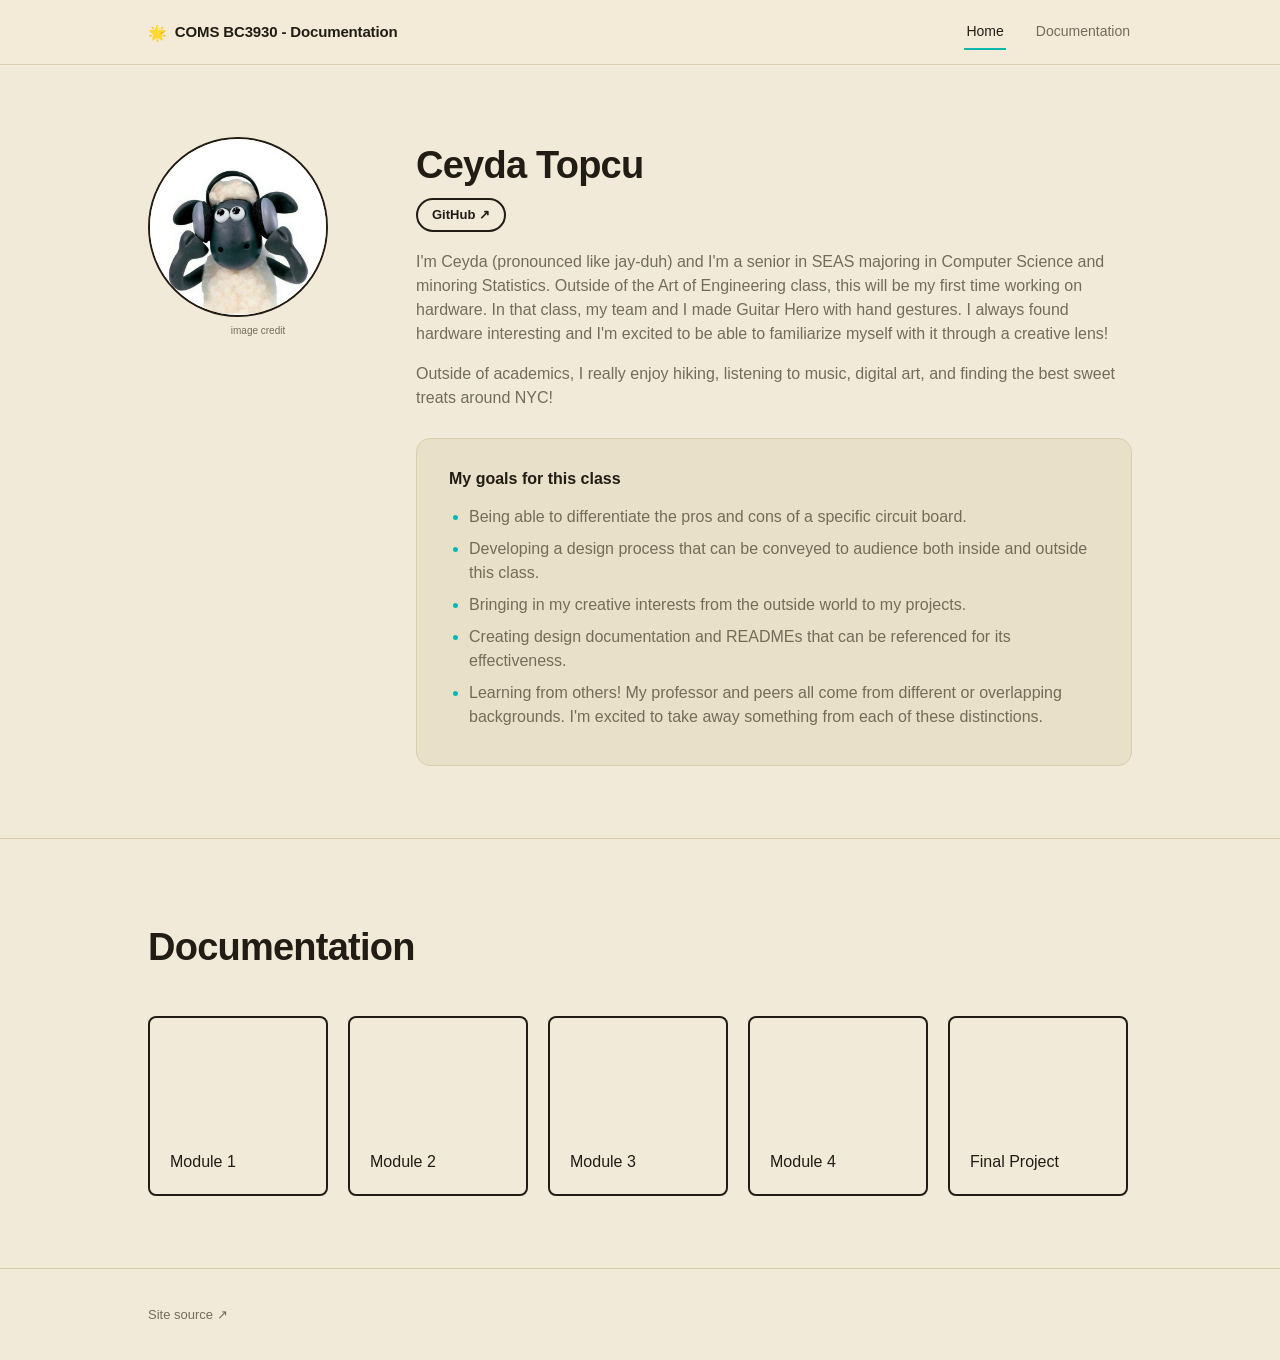
<file: index.html>
<title>Ceyda Topcu — COMS 3930</title>
<meta charset="UTF-8" />
<meta name="viewport" content="width=device-width, initial-scale=1.0" />
<meta name="description" content="Project documentation for COMS 3930 — design process, goals, and weekly progress." />
<link rel="stylesheet" href="styles/style.css" />

<body data-page="home">
  <nav class="nav">
    <div class="wrap">
      <a class="nav-mark" href="index.html">
        <span class="nav-dot">🌟</span>
        COMS BC3930 - Documentation 
      </a>
      <div class="nav-links">
        <a href="index.html" data-page="home">Home</a>
        <a href="blog.html" data-page="blog">Documentation</a>
      </div>
      <button class="nav-toggle" aria-label="Toggle menu">
        <span></span><span></span><span></span>
      </button>
    </div>
  </nav>

  <section class="reveal">
    <div class="wrap about">
      <div>
        <div class="avatar">
          <img src="avatar.jpg" alt="Ceyda Topcu (Shaun the Sheep)" />
        </div>
        <a href="https://www.pinterest.com/pin/684969424587610682/" target="_blank" rel="noopener" style="display:block;text-align:center;margin-top:6px;font-size:10px;color:var(--text-muted);">image credit</a>
      </div>
      <div>
        <h3>Ceyda Topcu</h3>
        <a class="repo-tag" href="https://github.com/ceydat709" target="_blank" rel="noopener" style="margin-bottom: 18px;">GitHub ↗</a>
        <p>
          I'm Ceyda (pronounced like jay-duh) and I'm a senior in SEAS majoring in Computer Science and minoring Statistics. Outside of the Art of Engineering class, 
          this will be my first time working on hardware. In that class, my team and I made Guitar Hero with hand gestures. I always found hardware interesting and I'm excited to be able to familiarize myself
          with it through a creative lens! 
        </p>
        <p>
          Outside of academics, I really enjoy hiking, listening to music, digital art, and finding the best sweet treats around NYC! 
        </p>

        <div class="goals">
          <h4>My goals for this class</h4>
          <ul>
            <li>Being able to differentiate the pros and cons of a specific circuit board.</li>
            <li>Developing a design process that can be conveyed to audience both inside and outside this class.</li>
            <li>Bringing in my creative interests from the outside world to my projects.</li>
            <li>Creating design documentation and READMEs that can be referenced for its effectiveness.</li>
            <li>Learning from others! My professor and peers all come from different or overlapping backgrounds. I'm excited to take away something
              from each of these distinctions.
            </li>
          </ul>
        </div>
      </div>
    </div>
  </section>

  <section class="section-border reveal">
    <div class="wrap">
      <div class="section-head">
        <h2>Documentation</h2>
      </div>
      <div class="modules">
        <a class="module-square" href="modules/module-1.html">
          <span class="pill">Module 1</span>
        </a>
        <a class="module-square" href="modules/module-2.html">
          <span class="pill">Module 2</span>
        </a>
        <a class="module-square" href="modules/module-3.html">
          <span class="pill">Module 3</span>
        </a>
        <a class="module-square" href="modules/module-4.html">
          <span class="pill">Module 4</span>
        </a>
        <a class="module-square" href="modules/final-project.html">
          <span class="pill">Final Project</span>
        </a>
      </div>
    </div>
  </section>

  <footer>
    <div class="wrap">
      <div class="footer-links">
        <a href="https://github.com/ceydat709/coms3930-design-documentation" target="_blank" rel="noopener">Site source ↗</a>
      </div>
    </div>
  </footer>

  <script src="app.js"></script>
</body>
</file>
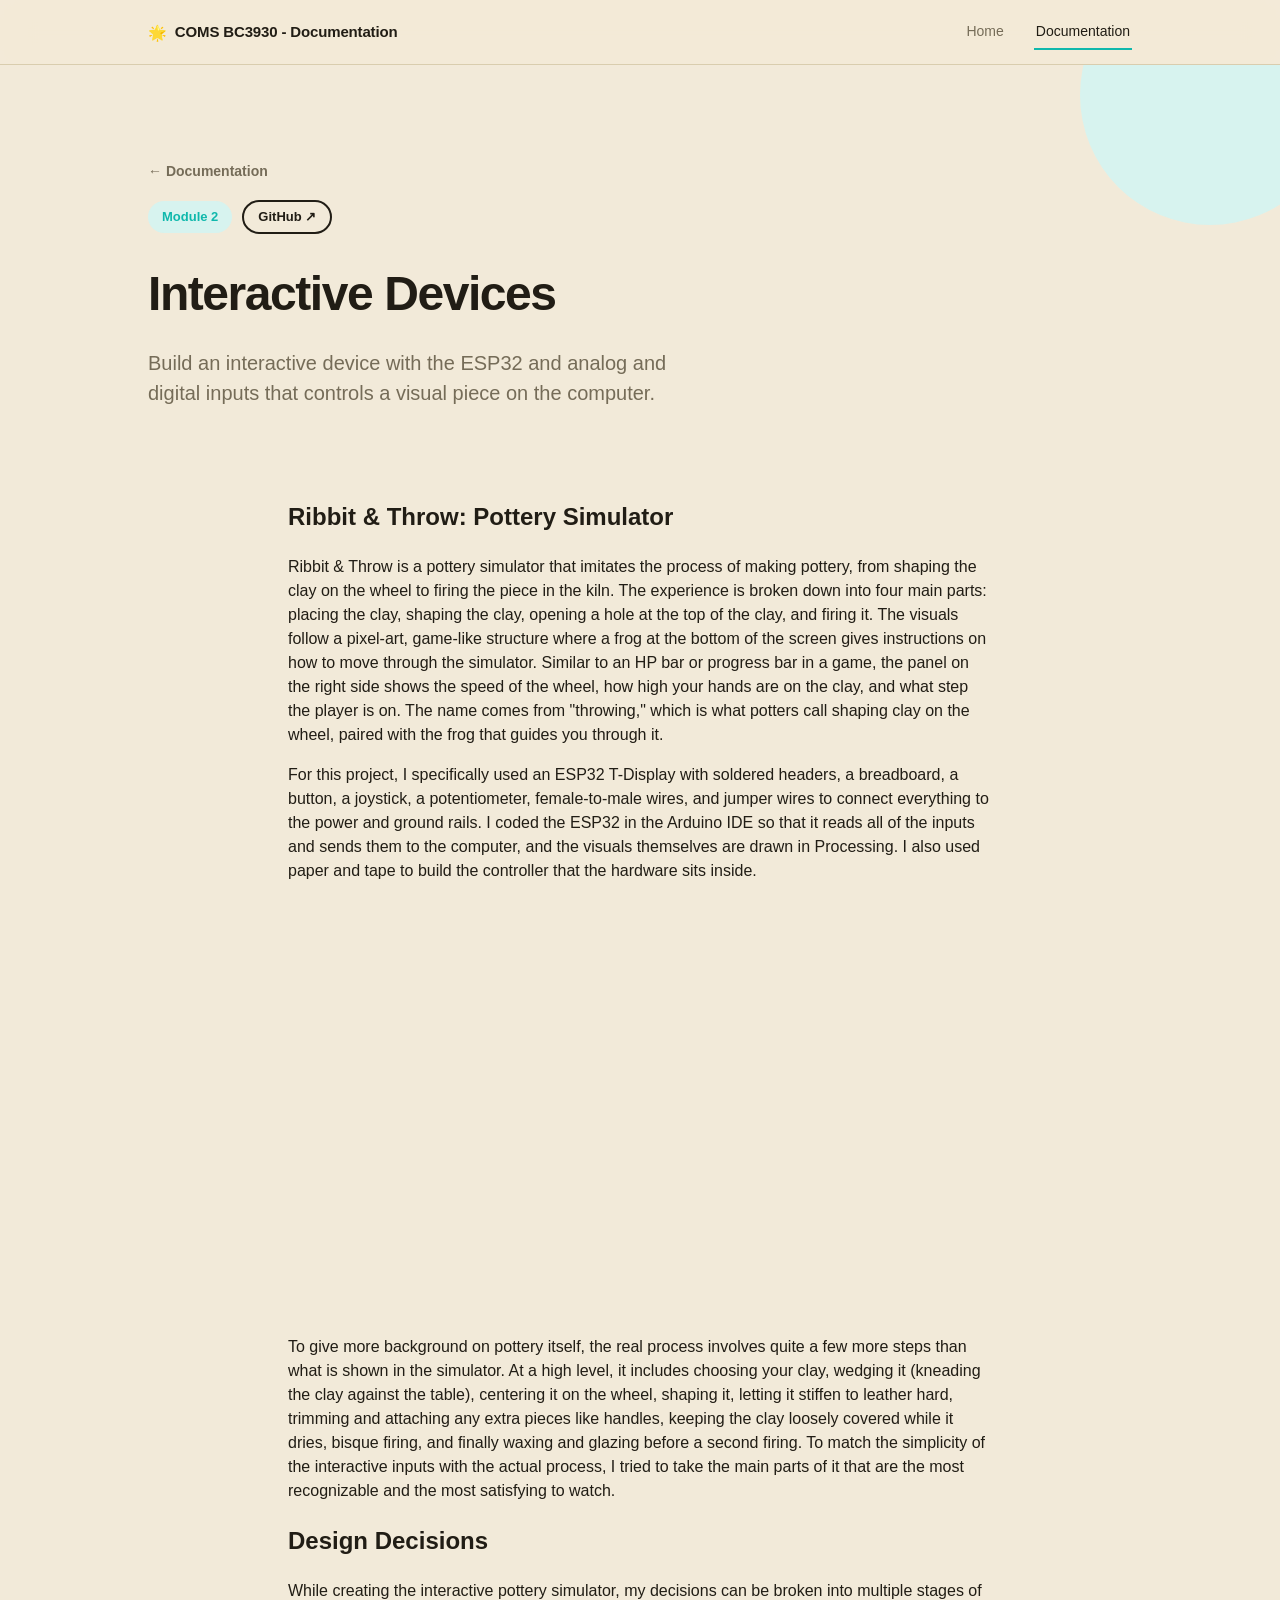
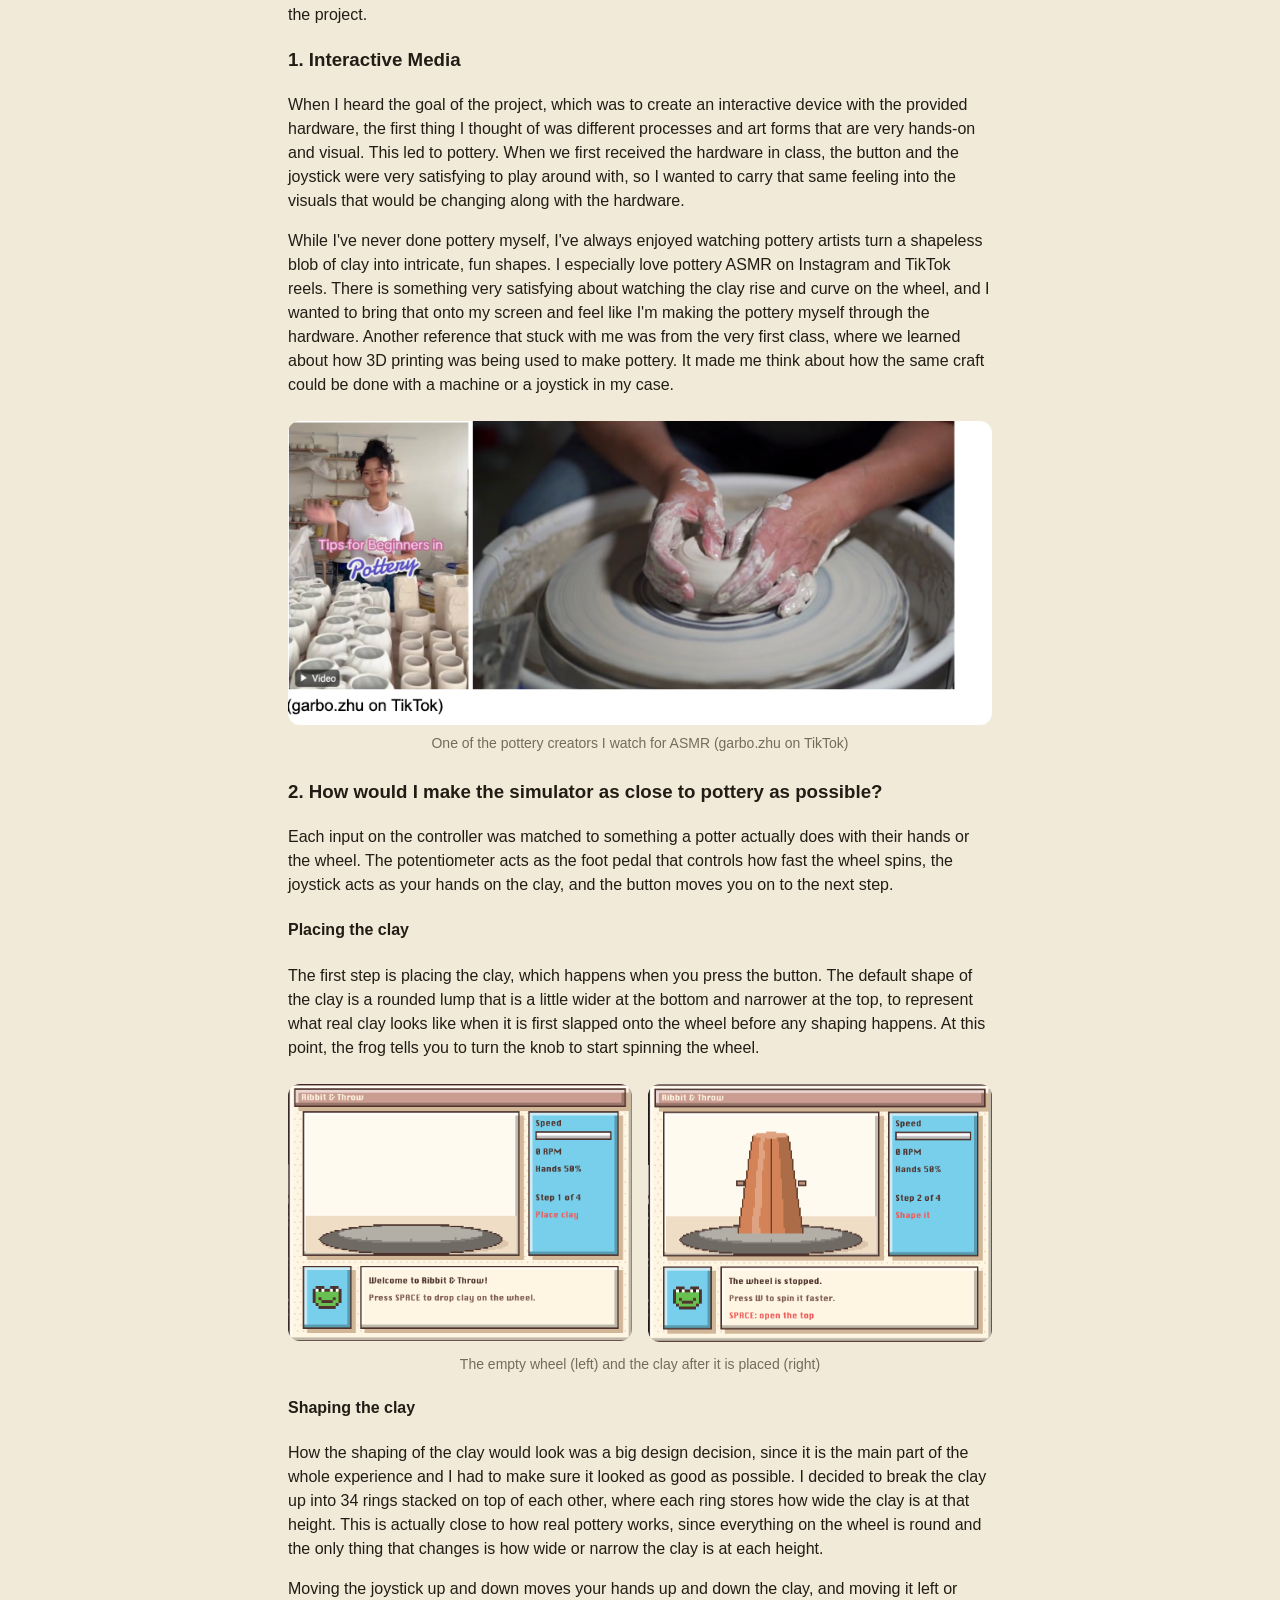
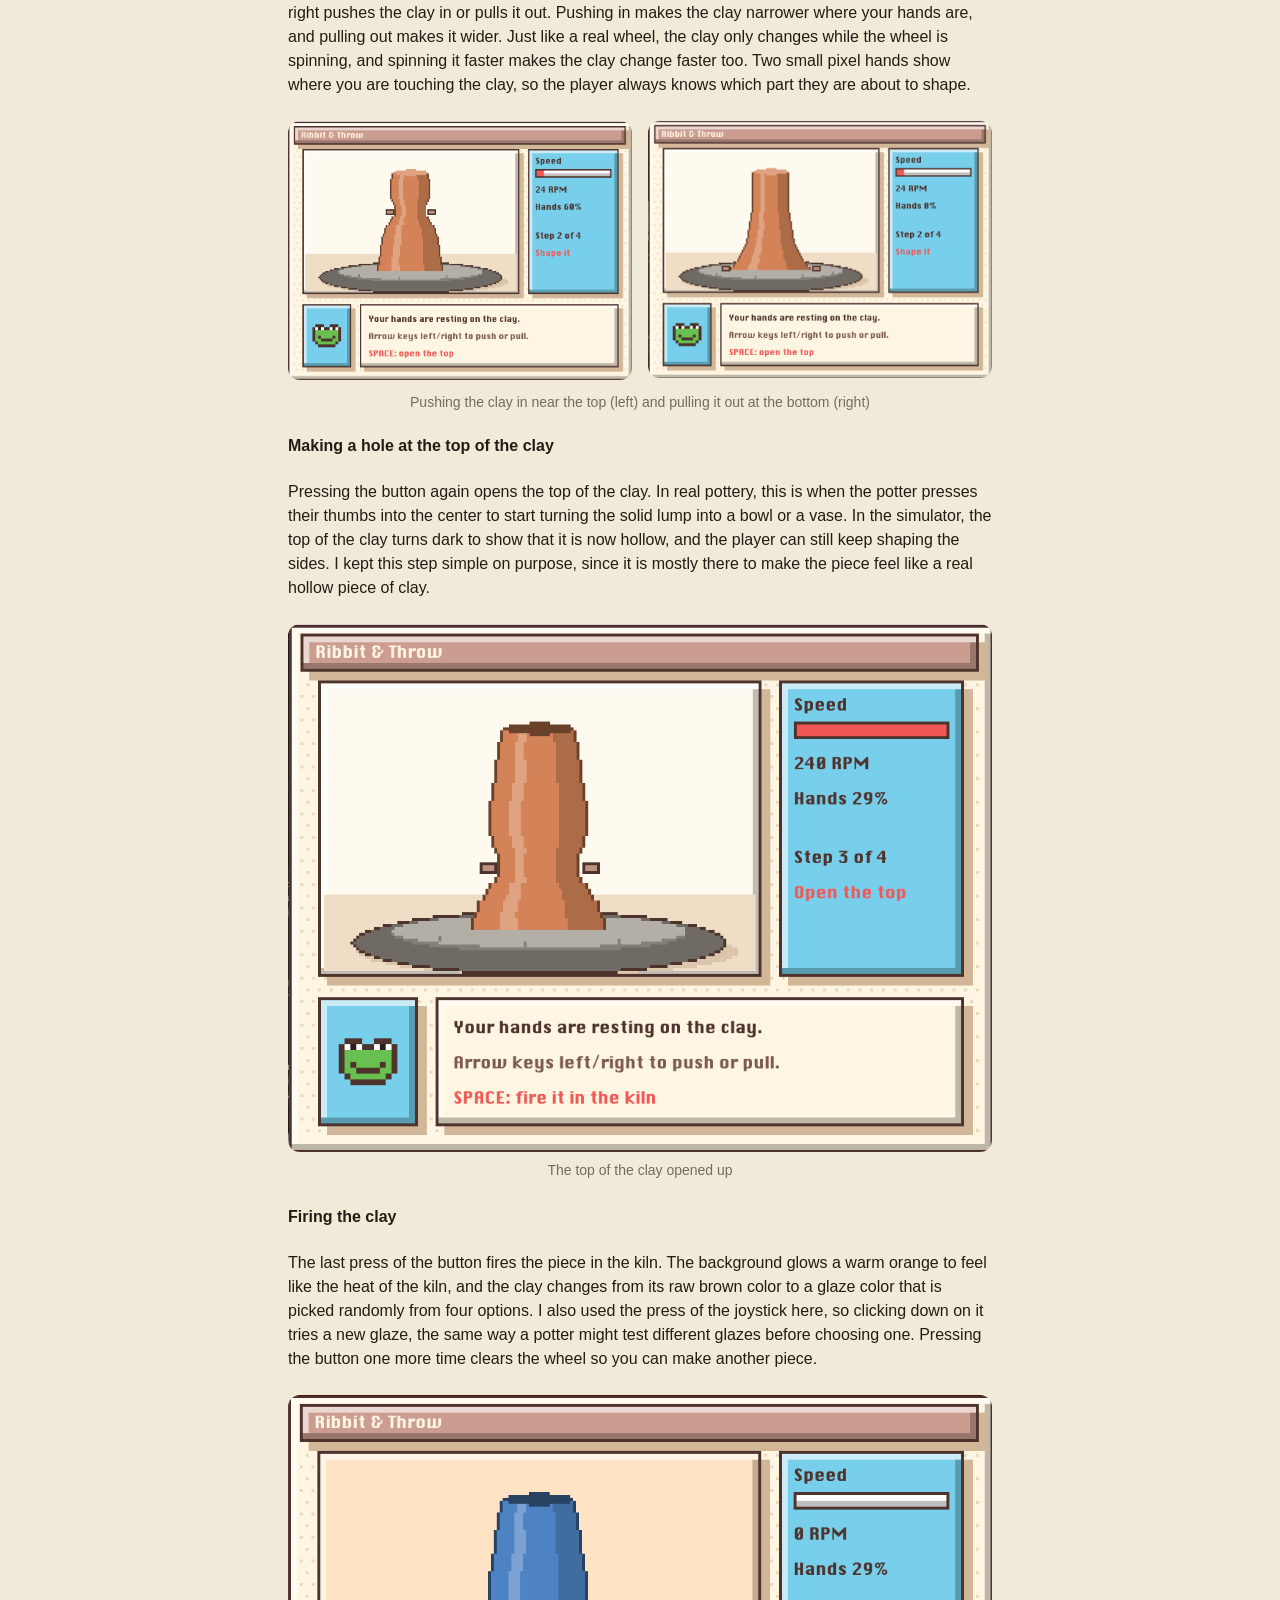
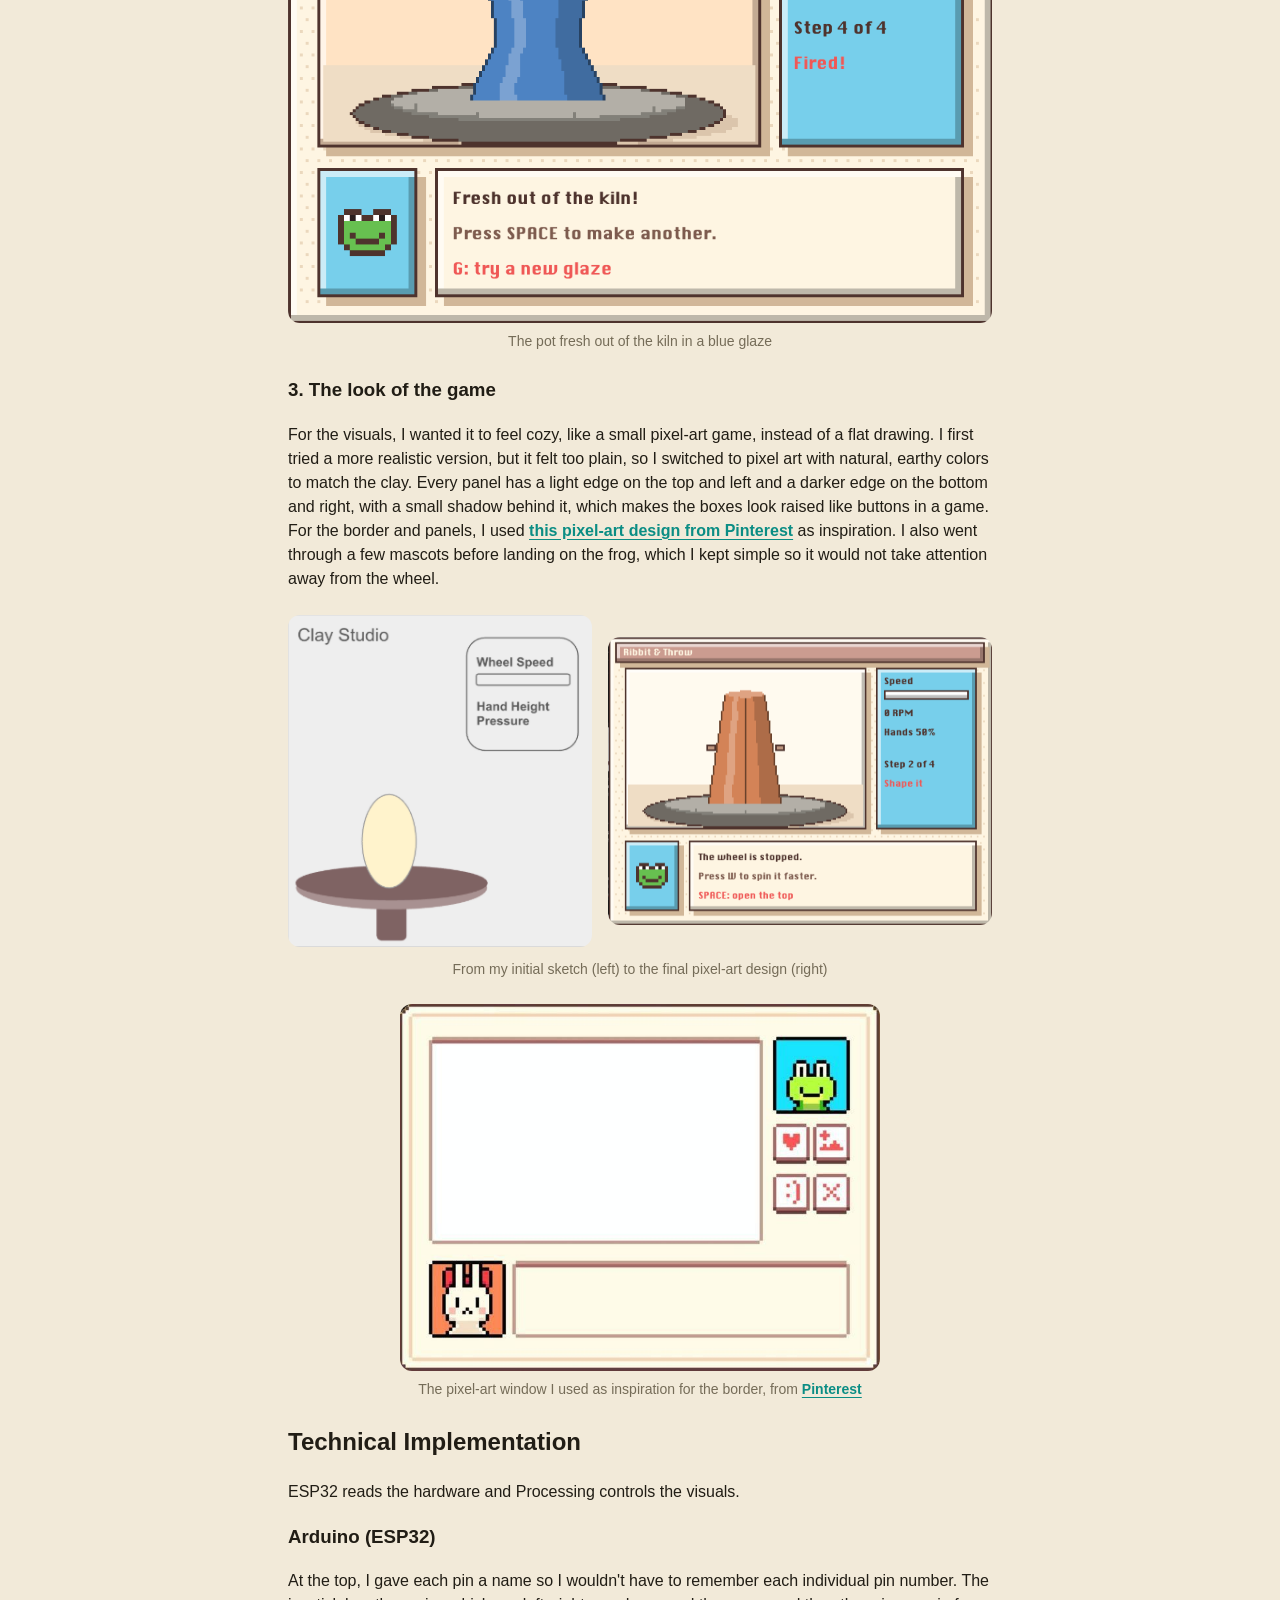
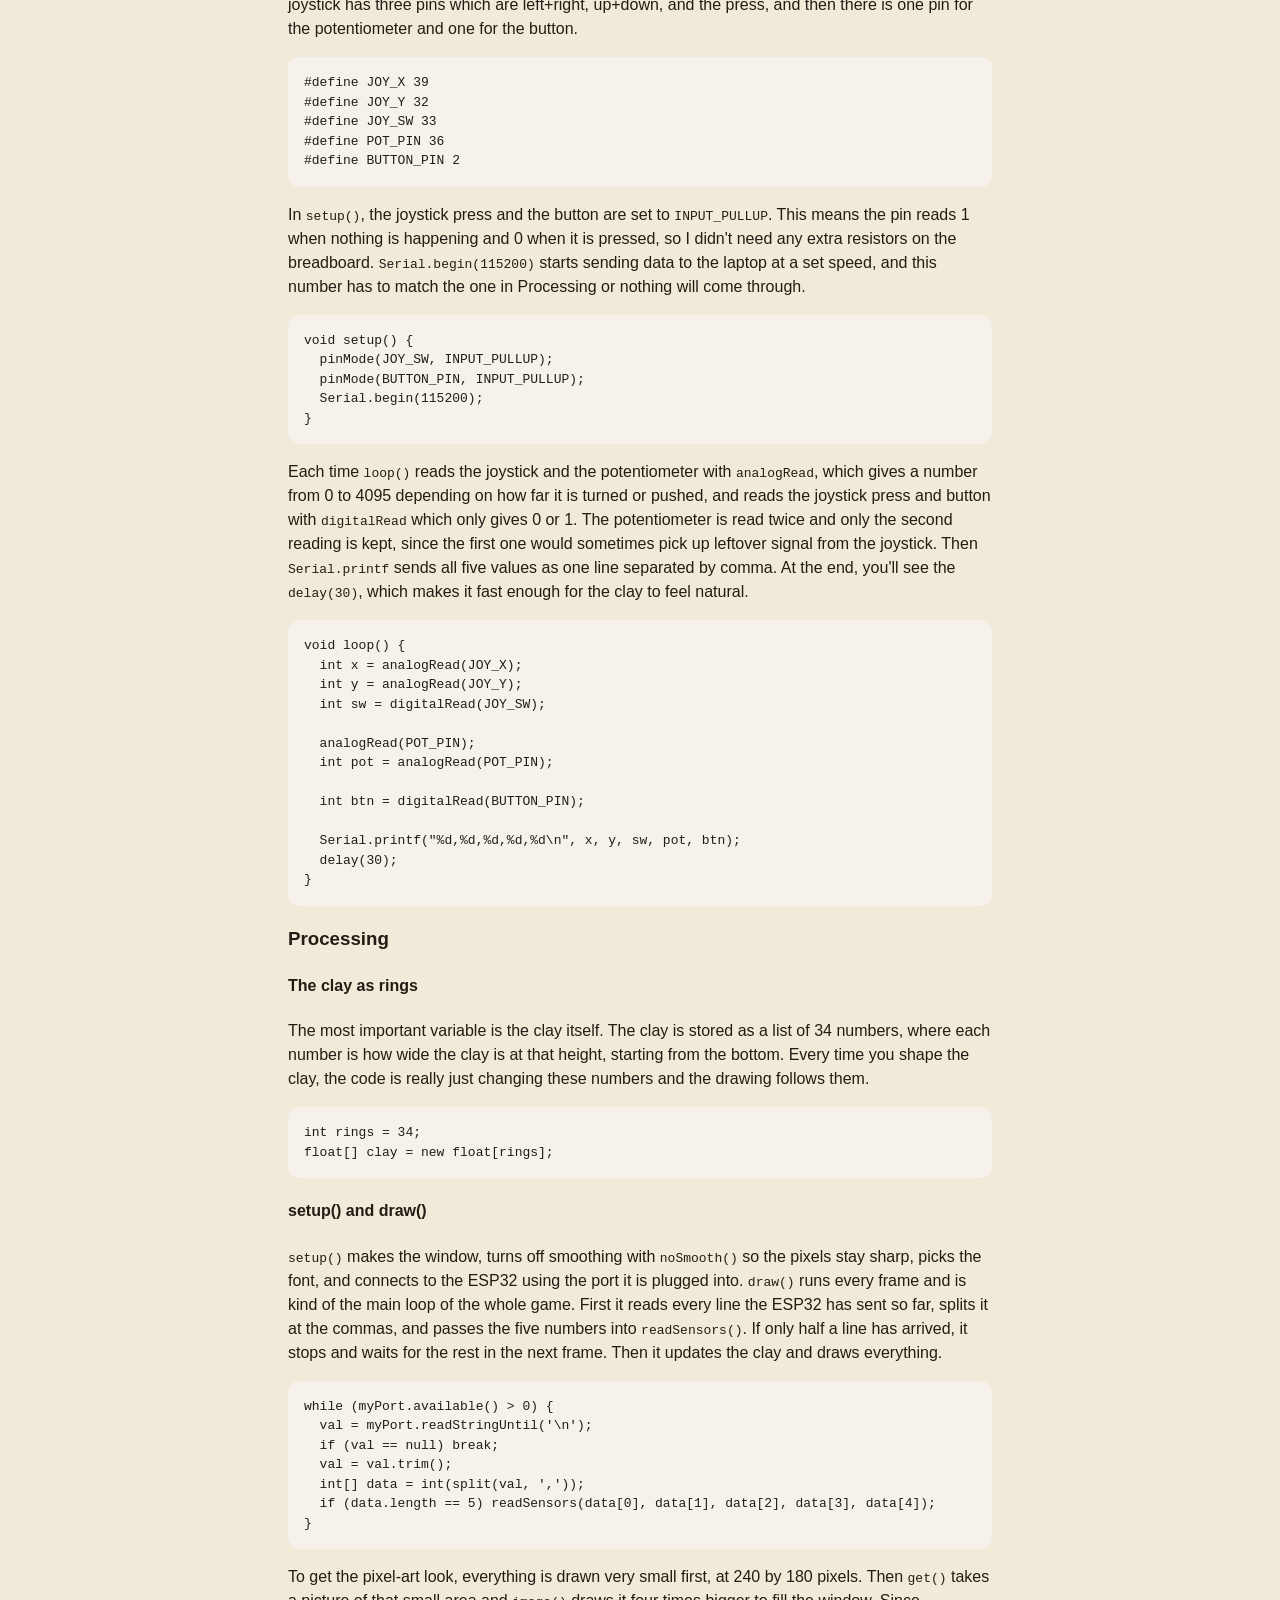
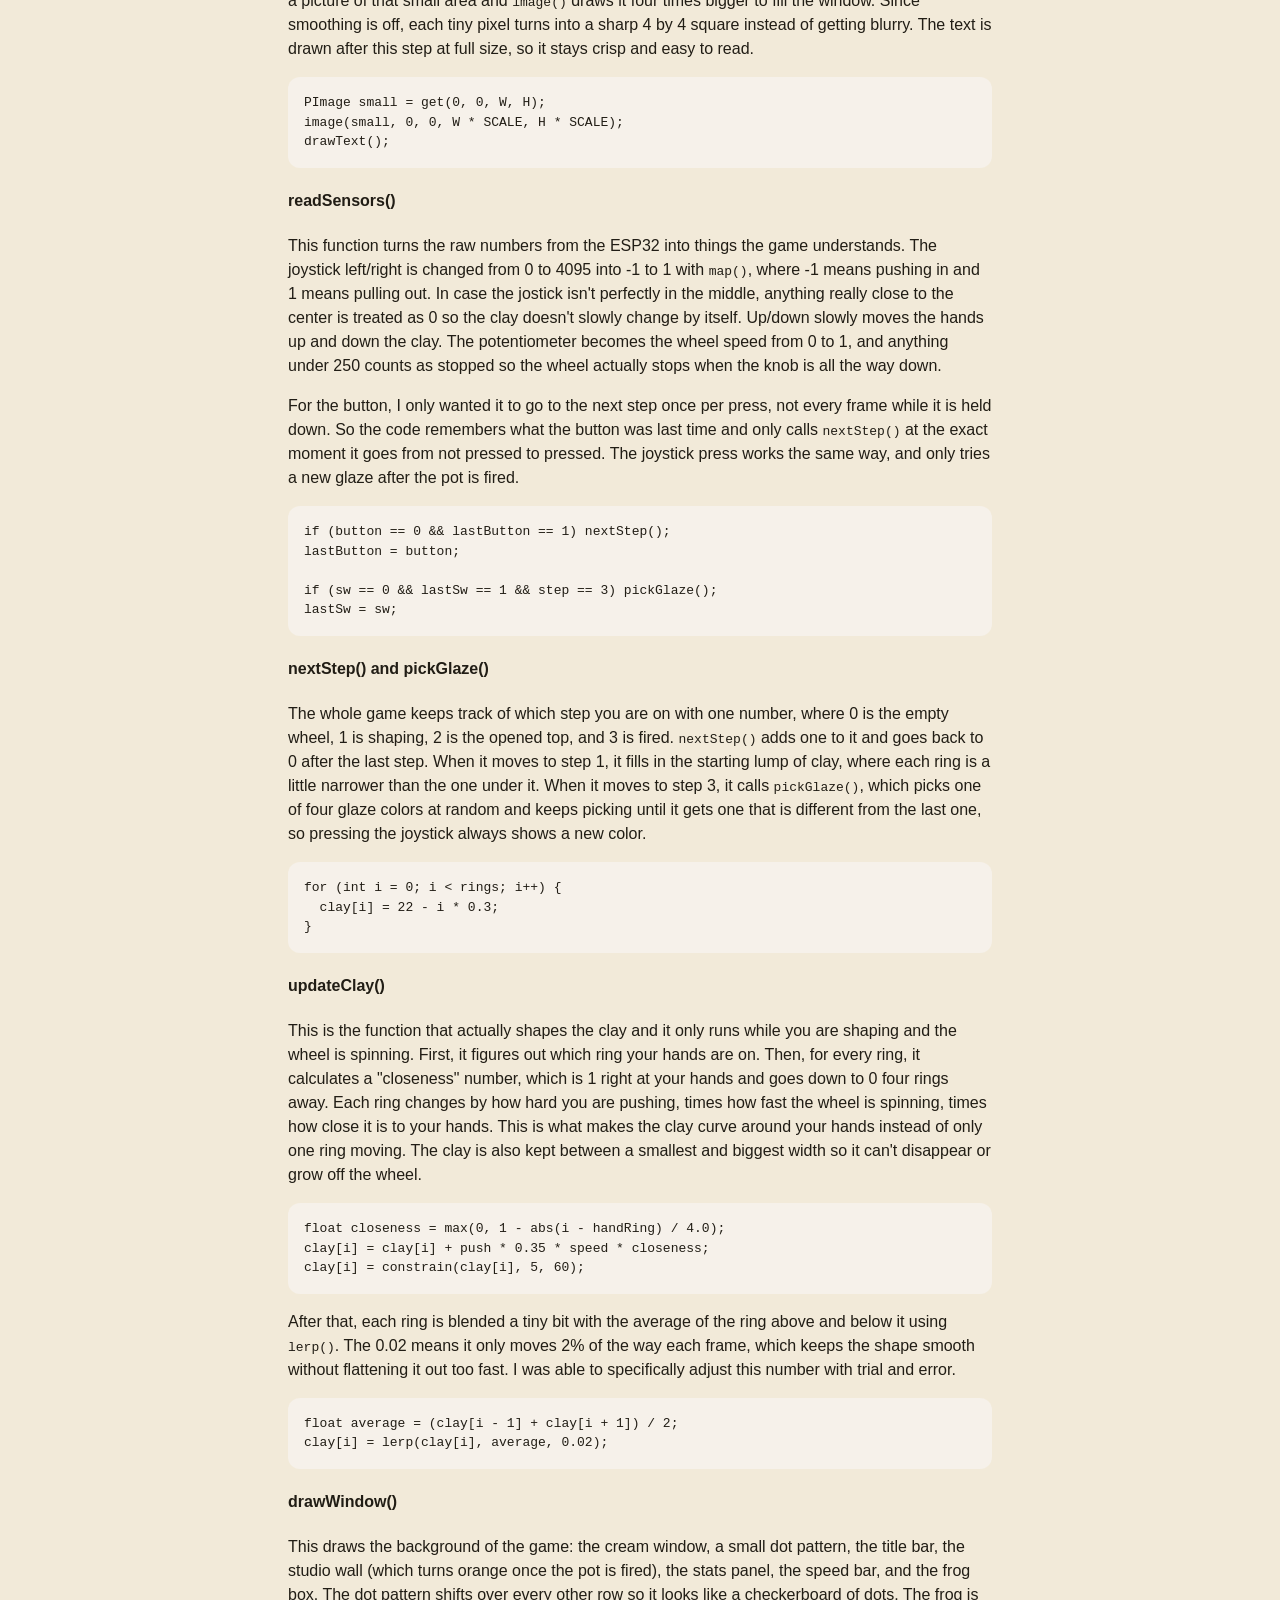
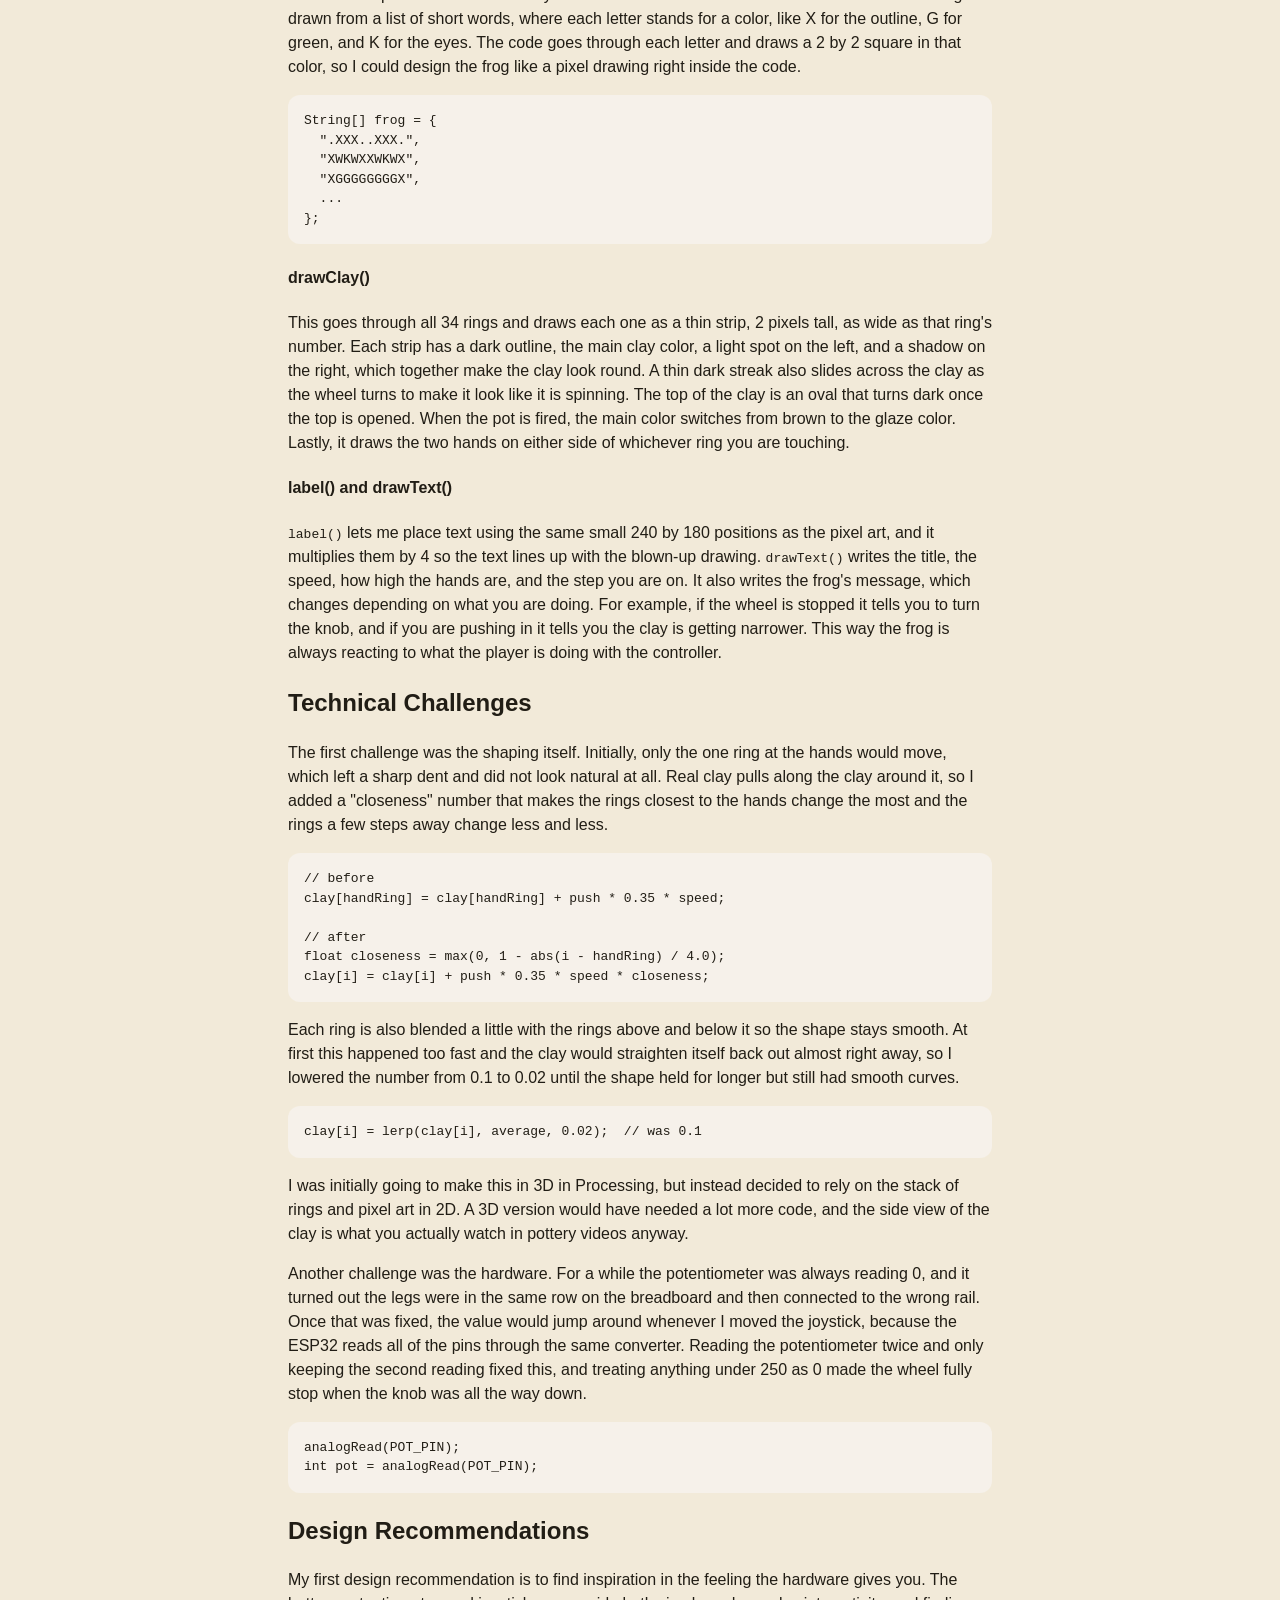
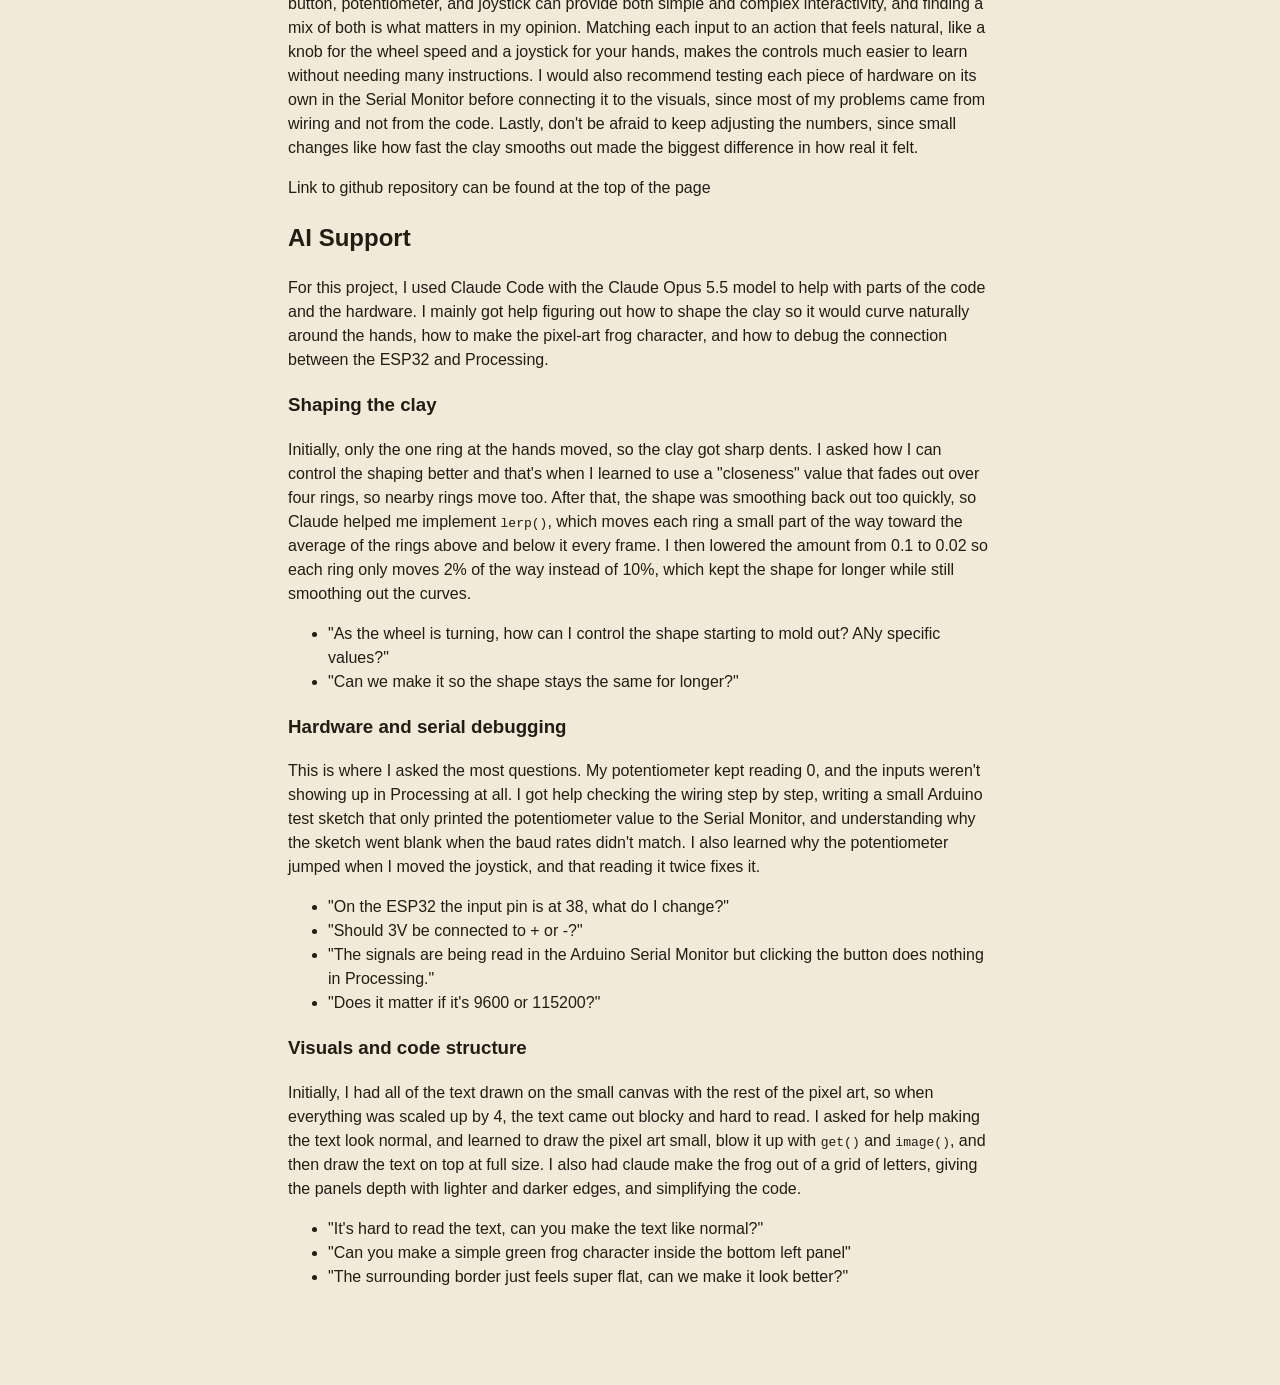
<file: modules/module-2.html>
<title>Module 2 — Interactive Devices</title>
<meta charset="UTF-8" />
<meta name="viewport" content="width=device-width, initial-scale=1.0" />
<meta name="description" content="Module 2 documentation — Interactive Devices, COMS 3930." />
<link rel="stylesheet" href="../styles/style.css" />

<body data-page="blog">
  <nav class="nav">
    <div class="wrap">
      <a class="nav-mark" href="../index.html">
        <span class="nav-dot">🌟</span>
        COMS BC3930 - Documentation 
      </a>
      <div class="nav-links">
        <a href="../index.html" data-page="home">Home</a>
        <a href="../blog.html" data-page="blog">Documentation</a>
      </div>
      <button class="nav-toggle" aria-label="Toggle menu">
        <span></span><span></span><span></span>
      </button>
    </div>
  </nav>

  <header class="hero" style="padding-bottom: 40px;">
    <div class="hero-shape one"></div>
    <div class="wrap">
      <a href="../blog.html" style="display:inline-block;margin-bottom:18px;color:var(--text-muted);font-size:14px;font-weight:600;">← Documentation</a>
      <div style="display:flex;align-items:center;gap:10px;flex-wrap:wrap;">
        <span class="eyebrow">Module 2</span>
        <a class="repo-tag" href="https://github.com/ceydat709/coms3930-ct3131-module2" target="_blank" rel="noopener">GitHub ↗</a>
      </div>
      <h1 style="font-size: clamp(32px, 5vw, 48px);">Interactive Devices</h1>
      <p class="lede">
        Build an interactive device with the ESP32 and analog and digital inputs
        that controls a visual piece on the computer.
      </p>
    </div>
  </header>

  <main class="wrap" style="max-width: 760px; padding-bottom: 80px;">
    <article class="post">
      <h2>Ribbit &amp; Throw: Pottery Simulator</h2>
      <p>
        Ribbit &amp; Throw is a pottery simulator that imitates the process of making pottery, from shaping
        the clay on the wheel to firing the piece in the kiln. The experience is broken down into four main
        parts: placing the clay, shaping the clay, opening a hole at the top of the clay, and firing it.
        The visuals follow a pixel-art, game-like structure where a frog at the bottom of the screen gives
        instructions on how to move through the simulator. Similar to an HP bar or progress bar in a game,
        the panel on the right side shows the speed of the wheel, how high your hands are on the clay, and
        what step the player is on. The name comes from "throwing," which is what potters call shaping clay
        on the wheel, paired with the frog that guides you through it.
      </p>
      <p>
        For this project, I specifically used an ESP32 T-Display with soldered headers, a breadboard, a
        button, a joystick, a potentiometer, female-to-male wires, and jumper wires to connect everything to
        the power and ground rails. I coded the ESP32 in the Arduino IDE so that it reads all of the inputs
        and sends them to the computer, and the visuals themselves are drawn in Processing. I also used paper
        and tape to build the controller that the hardware sits inside.
      </p>

      <div style="position:relative;padding-top:56.25%;margin:28px 0;">
        <iframe src="https://www.youtube.com/embed/SLMVfhkJJEQ" title="Demo video"
          referrerpolicy="strict-origin-when-cross-origin"
          allow="accelerometer; autoplay; clipboard-write; encrypted-media; gyroscope; picture-in-picture; web-share"
          style="position:absolute;inset:0;width:100%;height:100%;border:0;border-radius:12px;"
          allowfullscreen></iframe>
      </div>

      <p>
        To give more background on pottery itself, the real process involves quite a few more steps than what
        is shown in the simulator. At a high level, it includes choosing your clay, wedging it (kneading the
        clay against the table), centering it on the wheel, shaping it, letting it stiffen to leather hard, trimming and
        attaching any extra pieces like handles, keeping the clay loosely covered while it dries, bisque firing,
        and finally waxing and glazing before a second firing. To match the simplicity of the interactive inputs
        with the actual process, I tried to take the main parts of it that are the most recognizable and the
        most satisfying to watch.
      </p>

      <h2>Design Decisions</h2>
      <p>
        While creating the interactive pottery simulator, my decisions can be broken into multiple stages of
        the project.
      </p>

      <h3>1. Interactive Media</h3>
      <p>
        When I heard the goal of the project, which was to create an interactive device with the provided
        hardware, the first thing I thought of was different processes and art forms that are very hands-on
        and visual. This led to pottery. When we first received the hardware in class, the button and the
        joystick were very satisfying to play around with, so I wanted to carry that same feeling into the
        visuals that would be changing along with the hardware.
      </p>
      <p>
        While I've never done pottery myself, I've always enjoyed watching pottery artists turn a shapeless
        blob of clay into intricate, fun shapes. I especially love pottery ASMR on Instagram and TikTok reels.
        There is something very satisfying about watching the clay rise and curve on the wheel, and I wanted to
        bring that onto my screen and feel like I'm making the pottery myself through the hardware. Another
        reference that stuck with me was from the very first class, where we learned about how 3D printing
        was being used to make pottery. It made me think about how the same craft could be done with a machine
        or a joystick in my case.
      </p>

      <figure style="margin:24px 0;">
        <img src="../images/module2-inspiration.png" alt="A TikTok pottery creator in her studio next to a close-up of hands shaping clay on a wheel" style="width:100%;border-radius:12px;background:#fff;" />
        <figcaption style="margin-top:8px;font-size:14px;color:var(--text-muted);text-align:center;">One of the pottery creators I watch for ASMR (garbo.zhu on TikTok)</figcaption>
      </figure>

      <h3>2. How would I make the simulator as close to pottery as possible?</h3>
      <p>
        Each input on the controller was matched to something a potter actually does with their hands or the
        wheel. The potentiometer acts as the foot pedal that controls how fast the wheel spins, the joystick
        acts as your hands on the clay, and the button moves you on to the next step.
      </p>

      <h4>Placing the clay</h4>
      <p>
        The first step is placing the clay, which happens when you press the button. The default shape of the
        clay is a rounded lump that is a little wider at the bottom and narrower at the top, to represent what
        real clay looks like when it is first slapped onto the wheel before any shaping happens. At this point,
        the frog tells you to turn the knob to start spinning the wheel.
      </p>

      <div style="display:flex;gap:16px;flex-wrap:wrap;margin:24px 0;">
        <figure style="flex:1 1 300px;margin:0;">
          <img src="../images/module2-step1.png" alt="The empty pottery wheel at the start of the game" style="width:100%;border-radius:12px;" />
        </figure>
        <figure style="flex:1 1 300px;margin:0;">
          <img src="../images/module2-step2.png" alt="The lump of clay placed on the wheel" style="width:100%;border-radius:12px;" />
        </figure>
      </div>
      <p style="margin-top:-12px;font-size:14px;color:var(--text-muted);text-align:center;">The empty wheel (left) and the clay after it is placed (right)</p>

      <h4>Shaping the clay</h4>
      <p>
        How the shaping of the clay would look was a big design decision, since it is the main part of the
        whole experience and I had to make sure it looked as good as possible. I decided to break the clay up
        into 34 rings stacked on top of each other, where each ring stores how wide the clay is at that height.
        This is actually close to how real pottery works, since everything on the wheel is round and the only
        thing that changes is how wide or narrow the clay is at each height.
      </p>
      <p>
        Moving the joystick up and down moves your hands up and down the clay, and moving it left or right
        pushes the clay in or pulls it out. Pushing in makes the clay narrower where your hands are, and pulling
        out makes it wider. Just like a real wheel, the clay only changes while the wheel is spinning, and
        spinning it faster makes the clay change faster too. Two small pixel hands show where you are touching
        the clay, so the player always knows which part they are about to shape.
      </p>

      <div style="display:flex;gap:16px;flex-wrap:wrap;margin:24px 0;">
        <figure style="flex:1 1 300px;margin:0;">
          <img src="../images/module2-shaping-1.png" alt="Clay pushed in near the top with the hands at 60% height" style="width:100%;border-radius:12px;" />
        </figure>
        <figure style="flex:1 1 300px;margin:0;">
          <img src="../images/module2-shaping-2.png" alt="Clay pulled out at the bottom with the hands at 0% height" style="width:100%;border-radius:12px;" />
        </figure>
      </div>
      <p style="margin-top:-12px;font-size:14px;color:var(--text-muted);text-align:center;">Pushing the clay in near the top (left) and pulling it out at the bottom (right)</p>

      <h4>Making a hole at the top of the clay</h4>
      <p>
        Pressing the button again opens the top of the clay. In real pottery, this is when the potter presses
        their thumbs into the center to start turning the solid lump into a bowl or a vase. In the simulator,
        the top of the clay turns dark to show that it is now hollow, and the player can still keep shaping the
        sides. I kept this step simple on purpose, since it is mostly there to make the piece feel like a real
        hollow piece of clay.
      </p>

      <figure style="margin:24px 0;">
        <img src="../images/module2-step3.png" alt="The clay with its top opened, shown as a dark oval" style="width:100%;border-radius:12px;" />
        <figcaption style="margin-top:8px;font-size:14px;color:var(--text-muted);text-align:center;">The top of the clay opened up</figcaption>
      </figure>

      <h4>Firing the clay</h4>
      <p>
        The last press of the button fires the piece in the kiln. The background glows a warm orange to feel
        like the heat of the kiln, and the clay changes from its raw brown color to a glaze color that is
        picked randomly from four options. I also used the press of the joystick here, so clicking down on it
        tries a new glaze, the same way a potter might test different glazes before choosing one. Pressing the
        button one more time clears the wheel so you can make another piece.
      </p>

      <figure style="margin:24px 0;">
        <img src="../images/module2-step4.png" alt="The finished pot fired in a blue glaze with the kiln-orange background" style="width:100%;border-radius:12px;" />
        <figcaption style="margin-top:8px;font-size:14px;color:var(--text-muted);text-align:center;">The pot fresh out of the kiln in a blue glaze</figcaption>
      </figure>

      <h3>3. The look of the game</h3>
      <p>
        For the visuals, I wanted it to feel cozy, like a small pixel-art game, instead of a flat drawing. I
        first tried a more realistic version, but it felt too plain, so I switched to pixel art with natural,
        earthy colors to match the clay. Every panel has a light edge on the top and left and a darker edge on
        the bottom and right, with a small shadow behind it, which makes the boxes look raised like buttons in
        a game. For the border and panels, I used
        <a href="https://www.pinterest.com/pin/1073967842365902718/" target="_blank" rel="noopener">this pixel-art design from Pinterest</a>
        as inspiration. I also went through a few mascots before landing on the frog, which I kept simple so it would
        not take attention away from the wheel.
      </p>

      <div style="display:flex;gap:16px;flex-wrap:wrap;margin:24px 0;align-items:center;">
        <figure style="flex:1 1 220px;margin:0;">
          <img src="../images/module2-sketch.png" alt="Initial sketch of the clay studio with a plain wheel, an oval of clay, and a stats box" style="width:100%;border-radius:12px;background:#fff;" />
        </figure>
        <figure style="flex:1 1 300px;margin:0;">
          <img src="../images/module2-step2.png" alt="The final pixel-art version with the clay on the wheel, stats panel, and frog" style="width:100%;border-radius:12px;" />
        </figure>
      </div>
      <p style="margin-top:-12px;font-size:14px;color:var(--text-muted);text-align:center;">From my initial sketch (left) to the final pixel-art design (right)</p>

      <figure style="margin:24px auto;max-width:480px;">
        <img src="../images/module2-border-inspo.jpg" alt="Pixel-art chat window with a cream border, a large white panel, a frog icon, and a bunny icon" style="width:100%;border-radius:12px;" />
        <figcaption style="margin-top:8px;font-size:14px;color:var(--text-muted);text-align:center;">
          The pixel-art window I used as inspiration for the border, from
          <a href="https://www.pinterest.com/pin/1073967842365902718/" target="_blank" rel="noopener">Pinterest</a>
        </figcaption>
      </figure>

      <h2>Technical Implementation</h2>
      <p>
        ESP32 reads the hardware and Processing controls the visuals. 
      </p>

      <h3>Arduino (ESP32)</h3>
      <p>
        At the top, I gave each pin a name so I wouldn't have to remember each individual pin number. The joystick has three pins which are left+right, up+down, and the press, and then
        there is one pin for the potentiometer and one for the button.
      </p>
<pre style="background:#f6f1ea;padding:16px;border-radius:12px;overflow-x:auto;font-size:13px;line-height:1.5;"><code>#define JOY_X 39
#define JOY_Y 32
#define JOY_SW 33
#define POT_PIN 36
#define BUTTON_PIN 2</code></pre>
      <p>
        In <code>setup()</code>, the joystick press and the button are set to <code>INPUT_PULLUP</code>. This
        means the pin reads 1 when nothing is happening and 0 when it is pressed, so I didn't need any extra
        resistors on the breadboard. <code>Serial.begin(115200)</code> starts sending data to the laptop at a
        set speed, and this number has to match the one in Processing or nothing will come through.
      </p>
<pre style="background:#f6f1ea;padding:16px;border-radius:12px;overflow-x:auto;font-size:13px;line-height:1.5;"><code>void setup() {
  pinMode(JOY_SW, INPUT_PULLUP);
  pinMode(BUTTON_PIN, INPUT_PULLUP);
  Serial.begin(115200);
}</code></pre>
      <p>
        Each time  <code>loop()</code> reads the joystick and the potentiometer with
        <code>analogRead</code>, which gives a number from 0 to 4095 depending on how far it is turned or pushed,
        and reads the joystick press and button with <code>digitalRead</code> which only gives 0 or 1. The
        potentiometer is read twice and only the second reading is kept, since the first one would sometimes
        pick up leftover signal from the joystick. Then <code>Serial.printf</code> sends all five values as one
        line separated by comma. At the end, you'll see the <code>delay(30)</code>, which makes it fast enough for the clay to feel natural.
      </p>
<pre style="background:#f6f1ea;padding:16px;border-radius:12px;overflow-x:auto;font-size:13px;line-height:1.5;"><code>void loop() {
  int x = analogRead(JOY_X);
  int y = analogRead(JOY_Y);
  int sw = digitalRead(JOY_SW);

  analogRead(POT_PIN);
  int pot = analogRead(POT_PIN);

  int btn = digitalRead(BUTTON_PIN);

  Serial.printf("%d,%d,%d,%d,%d\n", x, y, sw, pot, btn);
  delay(30);
}</code></pre>

      <h3>Processing</h3>
      <h4>The clay as rings</h4>
      <p>
        The most important variable is the clay itself. The clay is stored as a list of
        34 numbers, where each number is how wide the clay is at that height, starting from the bottom. Every
        time you shape the clay, the code is really just changing these numbers and the drawing follows them.
      </p>
<pre style="background:#f6f1ea;padding:16px;border-radius:12px;overflow-x:auto;font-size:13px;line-height:1.5;"><code>int rings = 34;
float[] clay = new float[rings];</code></pre>

      <h4>setup() and draw()</h4>
      <p>
        <code>setup()</code> makes the window, turns off smoothing with <code>noSmooth()</code>
        so the pixels stay sharp, picks the font, and connects to the ESP32 using the port it is plugged into.
        <code>draw()</code> runs every frame and is kind of the main loop of the whole game. First it reads
        every line the ESP32 has sent so far, splits it at the commas, and passes the five numbers into
        <code>readSensors()</code>. If only half a line has arrived, it stops and waits for the rest in the next
        frame. Then it updates the clay and draws everything.
      </p>
<pre style="background:#f6f1ea;padding:16px;border-radius:12px;overflow-x:auto;font-size:13px;line-height:1.5;"><code>while (myPort.available() &gt; 0) {
  val = myPort.readStringUntil('\n');
  if (val == null) break;
  val = val.trim();
  int[] data = int(split(val, ','));
  if (data.length == 5) readSensors(data[0], data[1], data[2], data[3], data[4]);
}</code></pre>
      <p>
        To get the pixel-art look, everything is drawn very small first, at 240 by 180 pixels. Then
        <code>get()</code> takes a picture of that small area and <code>image()</code> draws it four times bigger
        to fill the window. Since smoothing is off, each tiny pixel turns into a sharp 4 by 4 square instead of
        getting blurry. The text is drawn after this step at full size, so it stays crisp and easy to read.
      </p>
<pre style="background:#f6f1ea;padding:16px;border-radius:12px;overflow-x:auto;font-size:13px;line-height:1.5;"><code>PImage small = get(0, 0, W, H);
image(small, 0, 0, W * SCALE, H * SCALE);
drawText();</code></pre>

      <h4>readSensors()</h4>
      <p>
        This function turns the raw numbers from the ESP32 into things the game understands. The joystick
        left/right is changed from 0 to 4095 into -1 to 1 with <code>map()</code>, where -1 means pushing in
        and 1 means pulling out. In case the jostick isn't perfectly in the middle, anything really close to
        the center is treated as 0 so the clay doesn't slowly change by itself. Up/down slowly moves the hands
        up and down the clay. The potentiometer becomes the wheel speed from 0 to 1, and anything under 250
        counts as stopped so the wheel actually stops when the knob is all the way down.
      </p>
      <p>
        For the button, I only wanted it to go to the next step once per press, not every frame while it is
        held down. So the code remembers what the button was last time and only calls <code>nextStep()</code>
        at the exact moment it goes from not pressed to pressed. The joystick press works the same way,
        and only tries a new glaze after the pot is fired.
      </p>
<pre style="background:#f6f1ea;padding:16px;border-radius:12px;overflow-x:auto;font-size:13px;line-height:1.5;"><code>if (button == 0 &amp;&amp; lastButton == 1) nextStep();
lastButton = button;

if (sw == 0 &amp;&amp; lastSw == 1 &amp;&amp; step == 3) pickGlaze();
lastSw = sw;</code></pre>

      <h4>nextStep() and pickGlaze()</h4>
      <p>
        The whole game keeps track of which step you are on with one number, where 0 is the empty wheel, 1 is
        shaping, 2 is the opened top, and 3 is fired. <code>nextStep()</code> adds one to it and goes back to 0
        after the last step. When it moves to step 1, it fills in the starting lump of clay, where each ring is
        a little narrower than the one under it. When it moves to step 3, it calls <code>pickGlaze()</code>,
        which picks one of four glaze colors at random and keeps picking until it gets one that is different
        from the last one, so pressing the joystick always shows a new color.
      </p>
<pre style="background:#f6f1ea;padding:16px;border-radius:12px;overflow-x:auto;font-size:13px;line-height:1.5;"><code>for (int i = 0; i &lt; rings; i++) {
  clay[i] = 22 - i * 0.3;
}</code></pre>

      <h4>updateClay()</h4>
      <p>
        This is the function that actually shapes the clay and it only runs while you are shaping and the
        wheel is spinning. First, it figures out which ring your hands are on. Then, for every ring, it
        calculates a "closeness" number, which is 1 right at your hands and goes down to 0 four rings away.
        Each ring changes by how hard you are pushing, times how fast the wheel is spinning, times how close it
        is to your hands. This is what makes the clay curve around your hands instead of only one ring
        moving. The clay is also kept between a smallest and biggest width so it can't disappear or grow off
        the wheel.
      </p>
<pre style="background:#f6f1ea;padding:16px;border-radius:12px;overflow-x:auto;font-size:13px;line-height:1.5;"><code>float closeness = max(0, 1 - abs(i - handRing) / 4.0);
clay[i] = clay[i] + push * 0.35 * speed * closeness;
clay[i] = constrain(clay[i], 5, 60);</code></pre>
      <p>
        After that, each ring is blended a tiny bit with the average of the ring above and below it using
        <code>lerp()</code>. The 0.02 means it only moves 2% of the way each frame, which keeps the shape smooth
        without flattening it out too fast. I was able to specifically adjust this number with trial and error.
      </p>
<pre style="background:#f6f1ea;padding:16px;border-radius:12px;overflow-x:auto;font-size:13px;line-height:1.5;"><code>float average = (clay[i - 1] + clay[i + 1]) / 2;
clay[i] = lerp(clay[i], average, 0.02);</code></pre>

      <h4>drawWindow()</h4>
      <p>
        This draws the background of the game: the cream window, a small dot pattern, the title bar, the studio
        wall (which turns orange once the pot is fired), the stats panel, the speed bar, and the frog box. The
        dot pattern shifts over every other row so it looks like a checkerboard of dots. The frog is drawn from
        a list of short words, where each letter stands for a color, like X for the outline, G for green, and K
        for the eyes. The code goes through each letter and draws a 2 by 2 square in that color, so I could
        design the frog like a pixel drawing right inside the code.
      </p>
<pre style="background:#f6f1ea;padding:16px;border-radius:12px;overflow-x:auto;font-size:13px;line-height:1.5;"><code>String[] frog = {
  ".XXX..XXX.",
  "XWKWXXWKWX",
  "XGGGGGGGGX",
  ...
};</code></pre>

      <h4>drawClay()</h4>
      <p>
        This goes through all 34 rings and draws each one as a thin strip, 2 pixels tall, as wide as that ring's
        number. Each strip has a dark outline, the main clay color, a light spot on the left, and a shadow on
        the right, which together make the clay look round. A thin dark streak also slides across the clay as
        the wheel turns to make it look like it is spinning. The top of the clay is an oval that turns dark
        once the top is opened. When the pot is fired, the main color switches from brown to the glaze color.
        Lastly, it draws the two hands on either side of whichever ring you are touching.
      </p>

      <h4>label() and drawText()</h4>
      <p>
        <code>label()</code> lets me place text using the same small 240 by 180 positions as the pixel art, and
        it multiplies them by 4 so the text lines up with the blown-up drawing. <code>drawText()</code> writes
        the title, the speed, how high the hands are, and the step you are on. It also writes the frog's
        message, which changes depending on what you are doing. For example, if the wheel is stopped it tells
        you to turn the knob, and if you are pushing in it tells you the clay is getting narrower. This way the
        frog is always reacting to what the player is doing with the controller.
      </p>

      <h2>Technical Challenges</h2>
      <p>
        The first challenge was the shaping itself. Initially, only the one ring at the hands would move, which
        left a sharp dent and did not look natural at all. Real clay pulls along the clay around it, so I added
        a "closeness" number that makes the rings closest to the hands change the most and the rings a few
        steps away change less and less.
      </p>
<pre style="background:#f6f1ea;padding:16px;border-radius:12px;overflow-x:auto;font-size:13px;line-height:1.5;"><code>// before
clay[handRing] = clay[handRing] + push * 0.35 * speed;

// after
float closeness = max(0, 1 - abs(i - handRing) / 4.0);
clay[i] = clay[i] + push * 0.35 * speed * closeness;</code></pre>
      <p>
        Each ring is also blended a little with the rings above and below it so the shape stays smooth. At
        first this happened too fast and the clay would straighten itself back out almost right away, so I
        lowered the number from 0.1 to 0.02 until the shape held for longer but still had smooth curves.
      </p>
<pre style="background:#f6f1ea;padding:16px;border-radius:12px;overflow-x:auto;font-size:13px;line-height:1.5;"><code>clay[i] = lerp(clay[i], average, 0.02);  // was 0.1</code></pre>

      <p>
        I was initially going to make this in 3D in Processing, but instead decided to rely on the stack of
        rings and pixel art in 2D. A 3D version would have needed a lot more code, and the side view of the clay
        is what you actually watch in pottery videos anyway.
      </p>

      <p>
        Another challenge was the hardware. For a while the potentiometer was always reading 0, and it turned
        out the legs were in the same row on the breadboard and then connected to the wrong rail. Once that was
        fixed, the value would jump around whenever I moved the joystick, because the ESP32 reads all of the
        pins through the same converter. Reading the potentiometer twice and only keeping the second reading
        fixed this, and treating anything under 250 as 0 made the wheel fully stop when the knob was all the
        way down.
      </p>
<pre style="background:#f6f1ea;padding:16px;border-radius:12px;overflow-x:auto;font-size:13px;line-height:1.5;"><code>analogRead(POT_PIN);
int pot = analogRead(POT_PIN);</code></pre>

      <h2>Design Recommendations</h2>
      <p>
        My first design recommendation is to find inspiration in the feeling the hardware gives you. The button,
        potentiometer, and joystick can provide both simple and complex interactivity, and finding a mix of both
        is what matters in my opinion. Matching each input to an action that feels natural, like a knob for the
        wheel speed and a joystick for your hands, makes the controls much easier to learn without needing many
        instructions. I would also recommend testing each piece of hardware on its own in the Serial Monitor
        before connecting it to the visuals, since most of my problems came from wiring and not from the code.
        Lastly, don't be afraid to keep adjusting the numbers, since small changes like how fast the clay
        smooths out made the biggest difference in how real it felt.
      </p>
      <p>Link to github repository can be found at the top of the page</p>

    </article>

    <h2>AI Support</h2>
    <p>
      For this project, I used Claude Code with the Claude Opus 5.5 model to help with parts of the code and
      the hardware. I mainly got help figuring out how to shape the clay so it would curve naturally around
      the hands, how to make the pixel-art frog character, and how to debug the connection between the ESP32
      and Processing.
    </p>

    <h3>Shaping the clay</h3>
    <p>
      Initially, only the one ring at the hands moved, so the clay got sharp dents. I asked how I can control 
      the shaping better and that's when I learned to use a "closeness" value that fades out over
      four rings, so nearby rings move too. After that, the shape was smoothing back out too quickly, so Claude helped me implement
      <code>lerp()</code>, which moves each ring a small part of the way toward the average of the rings
      above and below it every frame. I then lowered the amount from 0.1 to 0.02 so each ring only moves 2%
      of the way instead of 10%, which kept the shape for longer while still smoothing out the curves.
    </p>
    <ul>
      <li>"As the wheel is turning, how can I control the shape starting to mold out? ANy specific values?"</li>
      <li>"Can we make it so the shape stays the same for longer?"</li>
    </ul>

    <h3>Hardware and serial debugging</h3>
    <p>
      This is where I asked the most questions. My potentiometer kept reading 0, and the inputs weren't
      showing up in Processing at all. I got help checking the wiring step by step, writing a small Arduino
      test sketch that only printed the potentiometer value to the Serial Monitor, and understanding why the
      sketch went blank when the baud rates didn't match. I also learned why the potentiometer jumped when I
      moved the joystick, and that reading it twice fixes it.
    </p>
    <ul>
      <li>"On the ESP32 the input pin is at 38, what do I change?"</li>
      <li>"Should 3V be connected to + or -?"</li>
      <li>"The signals are being read in the Arduino Serial Monitor but clicking the button does nothing in Processing."</li>
      <li>"Does it matter if it's 9600 or 115200?"</li>
    </ul>

    <h3>Visuals and code structure</h3>
    <p>
      Initially, I had all of the text drawn on the small canvas with the rest of the pixel art, so when
      everything was scaled up by 4, the text came out blocky and hard to read. I asked for help making the
      text look normal, and learned to draw the pixel art small, blow it up with <code>get()</code> and
      <code>image()</code>, and then draw the text on top at full size. I also had claude make the frog out
      of a grid of letters, giving the panels depth with lighter and darker edges, and simplifying the code.
    </p>
    <ul>
      <li>"It's hard to read the text, can you make the text like normal?"</li>
      <li>"Can you make a simple green frog character inside the bottom left panel"</li>
      <li>"The surrounding border just feels super flat, can we make it look better?"</li>
    </ul>
  </main>


  <script src="../app.js"></script>
</body>
</file>
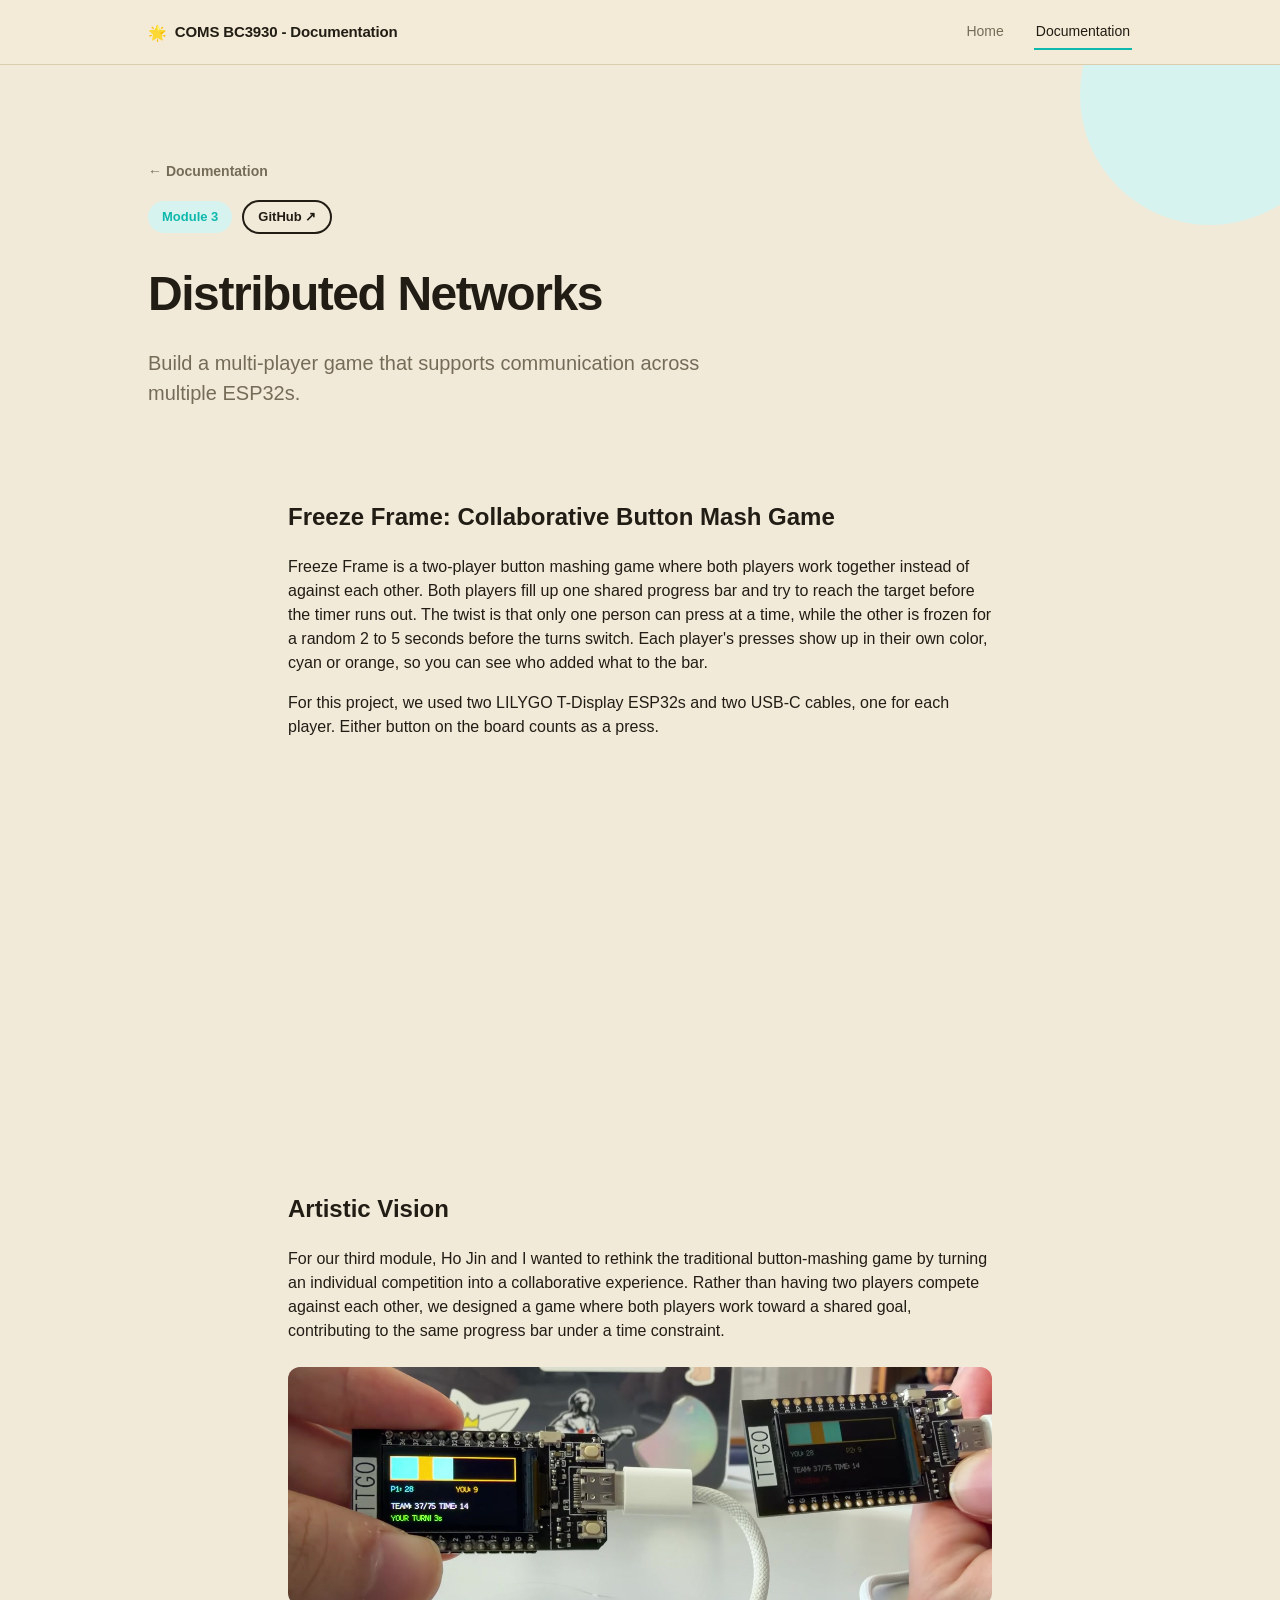
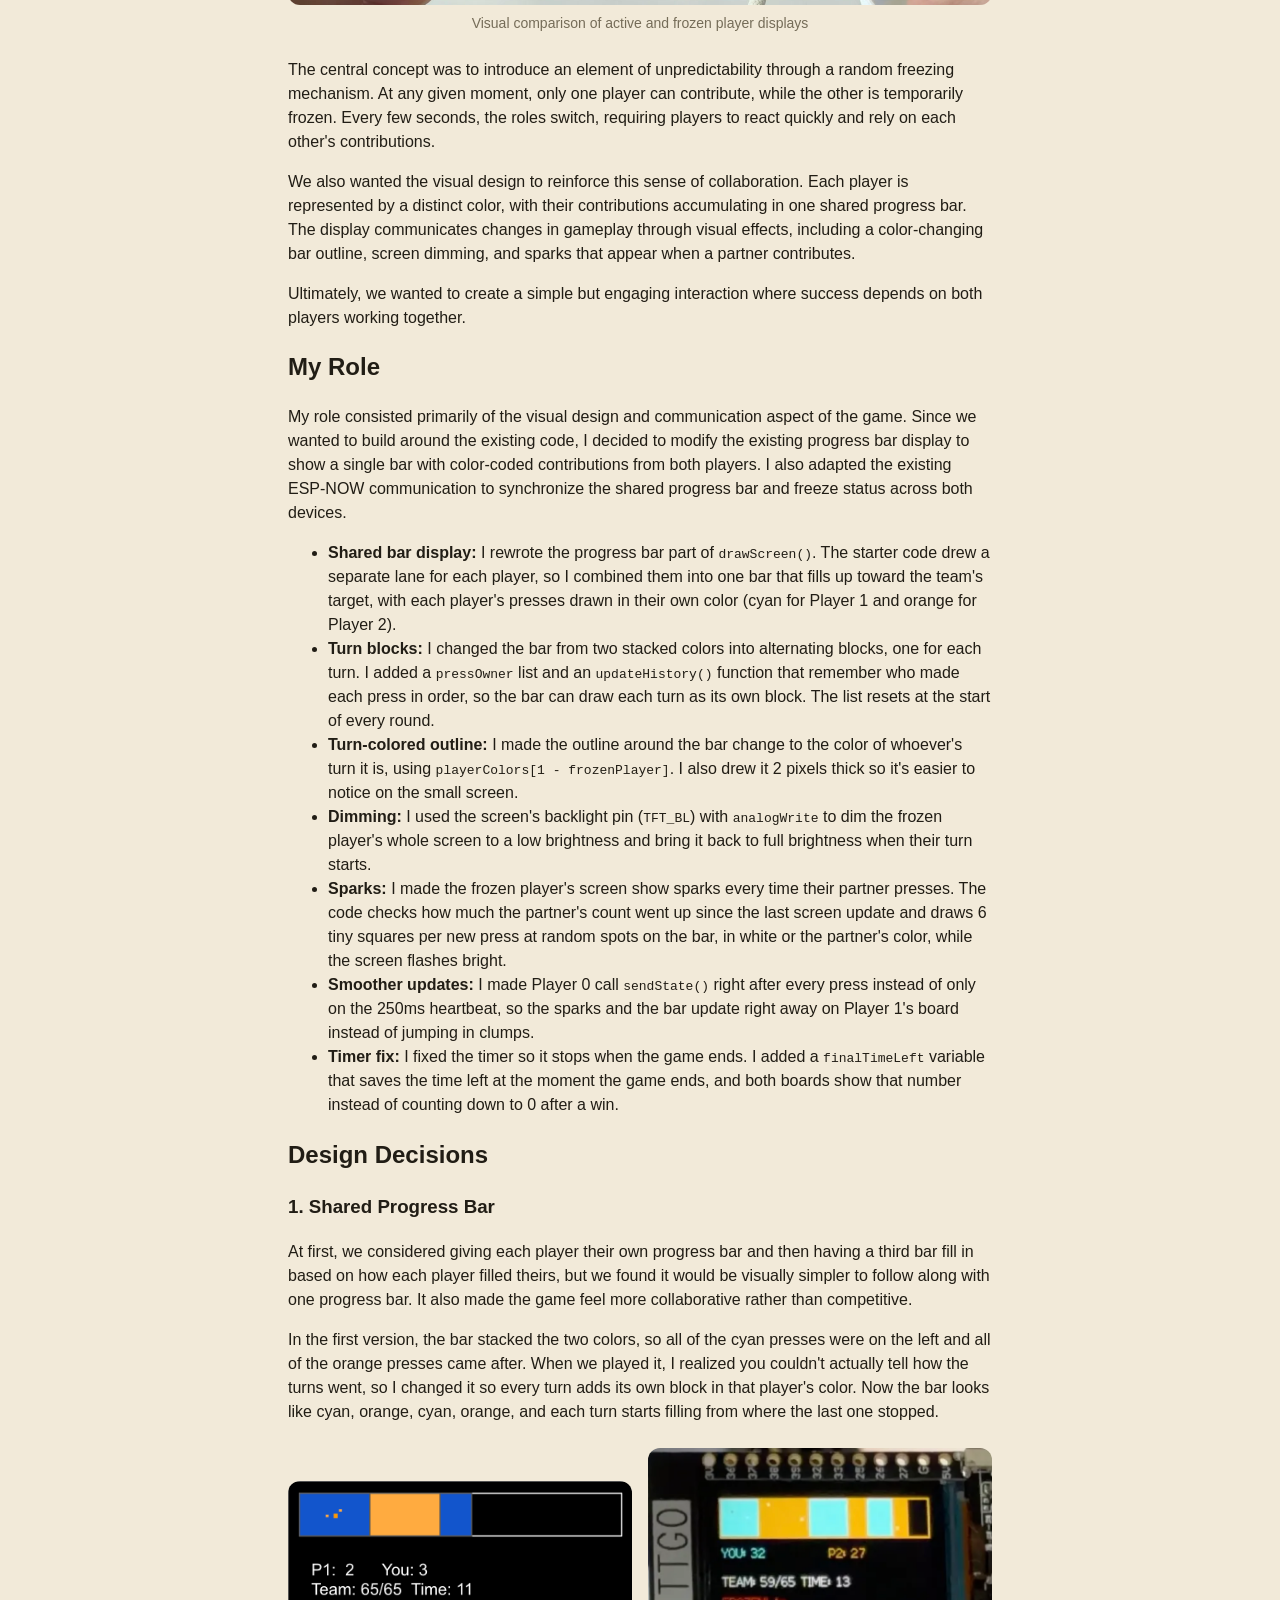
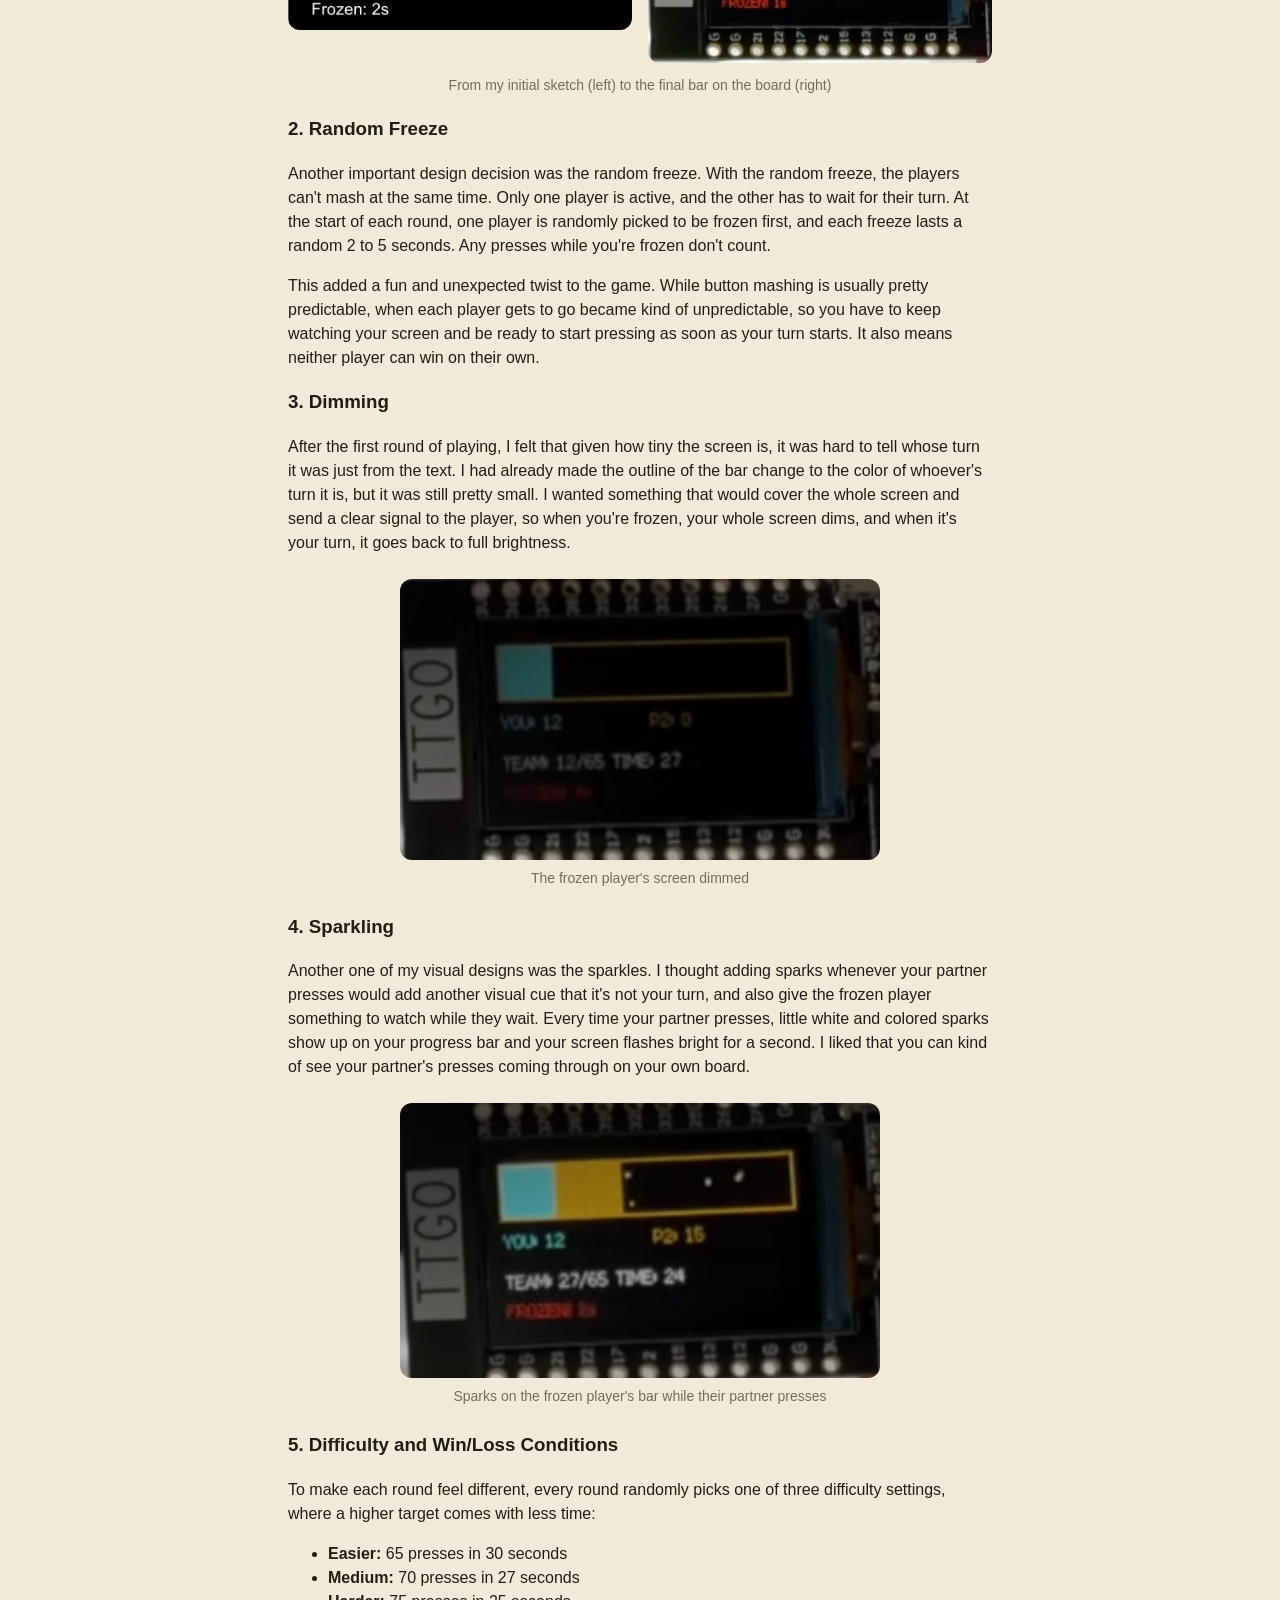
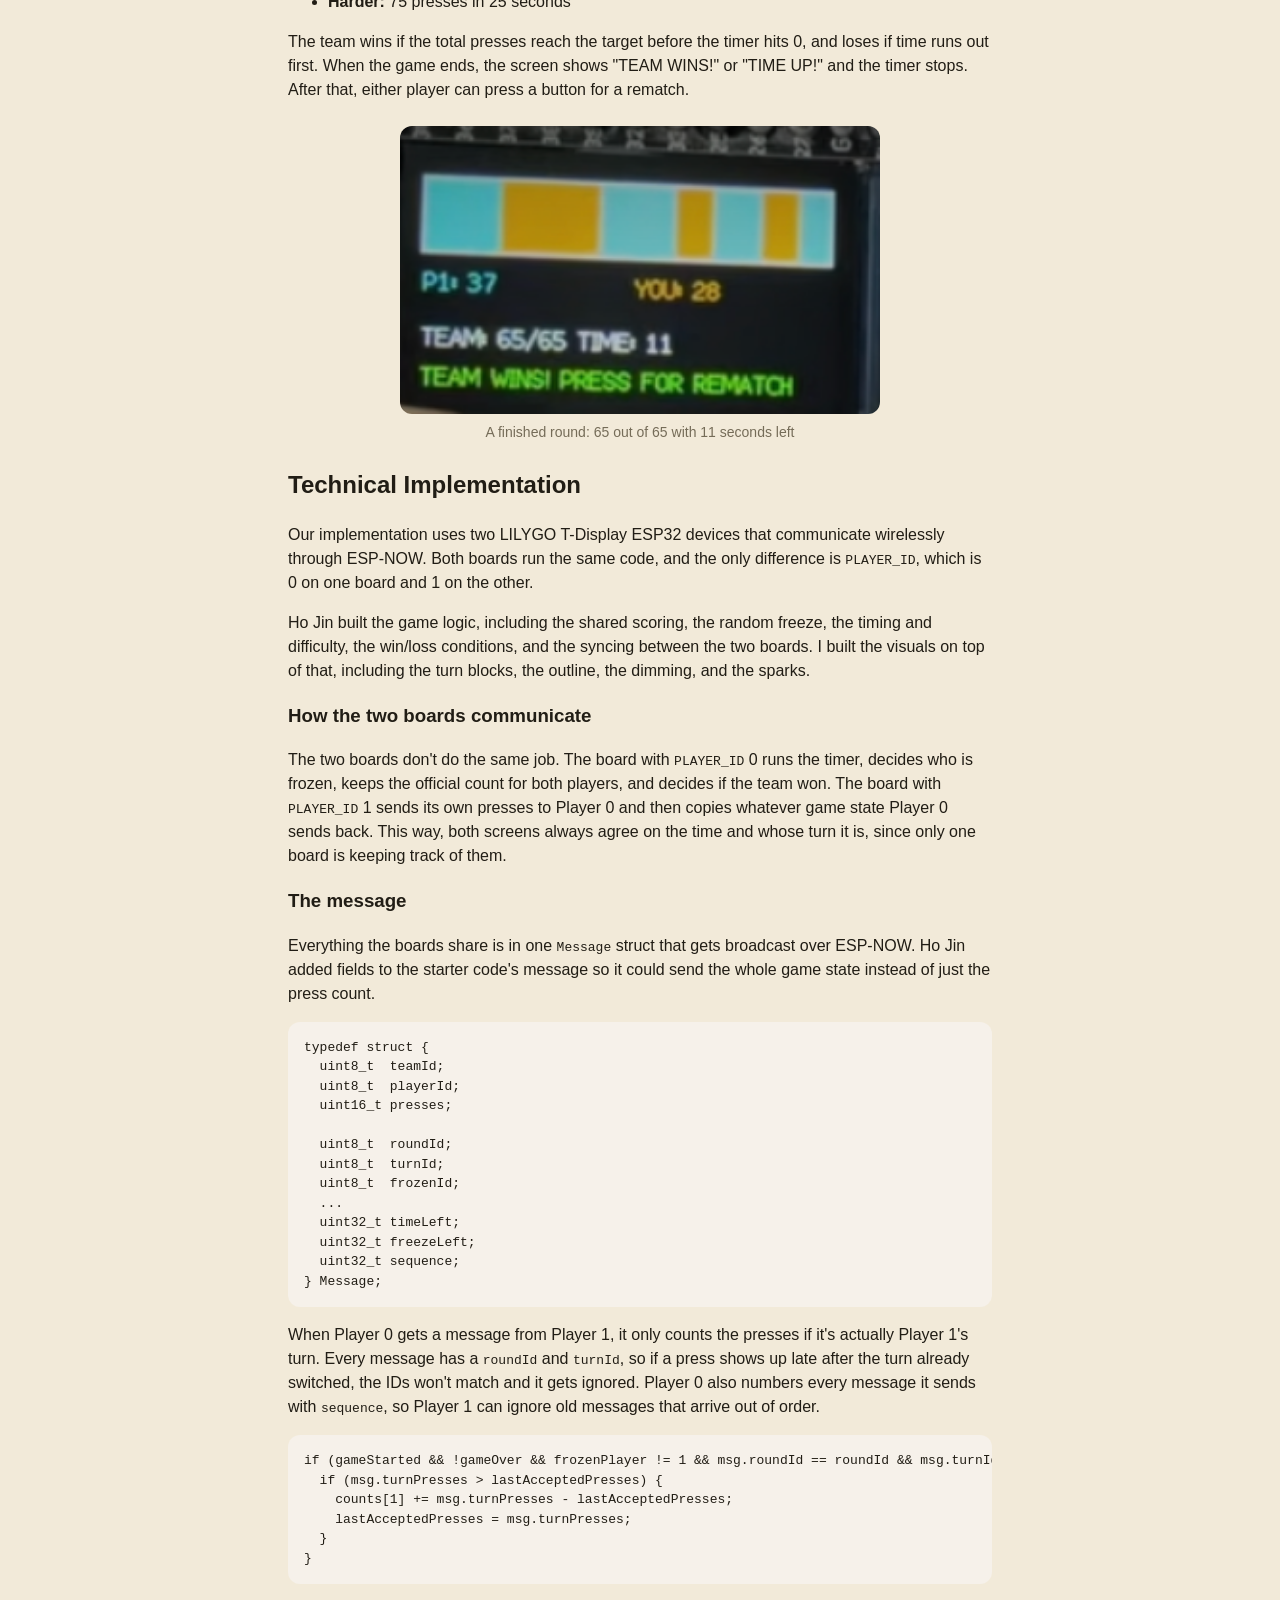
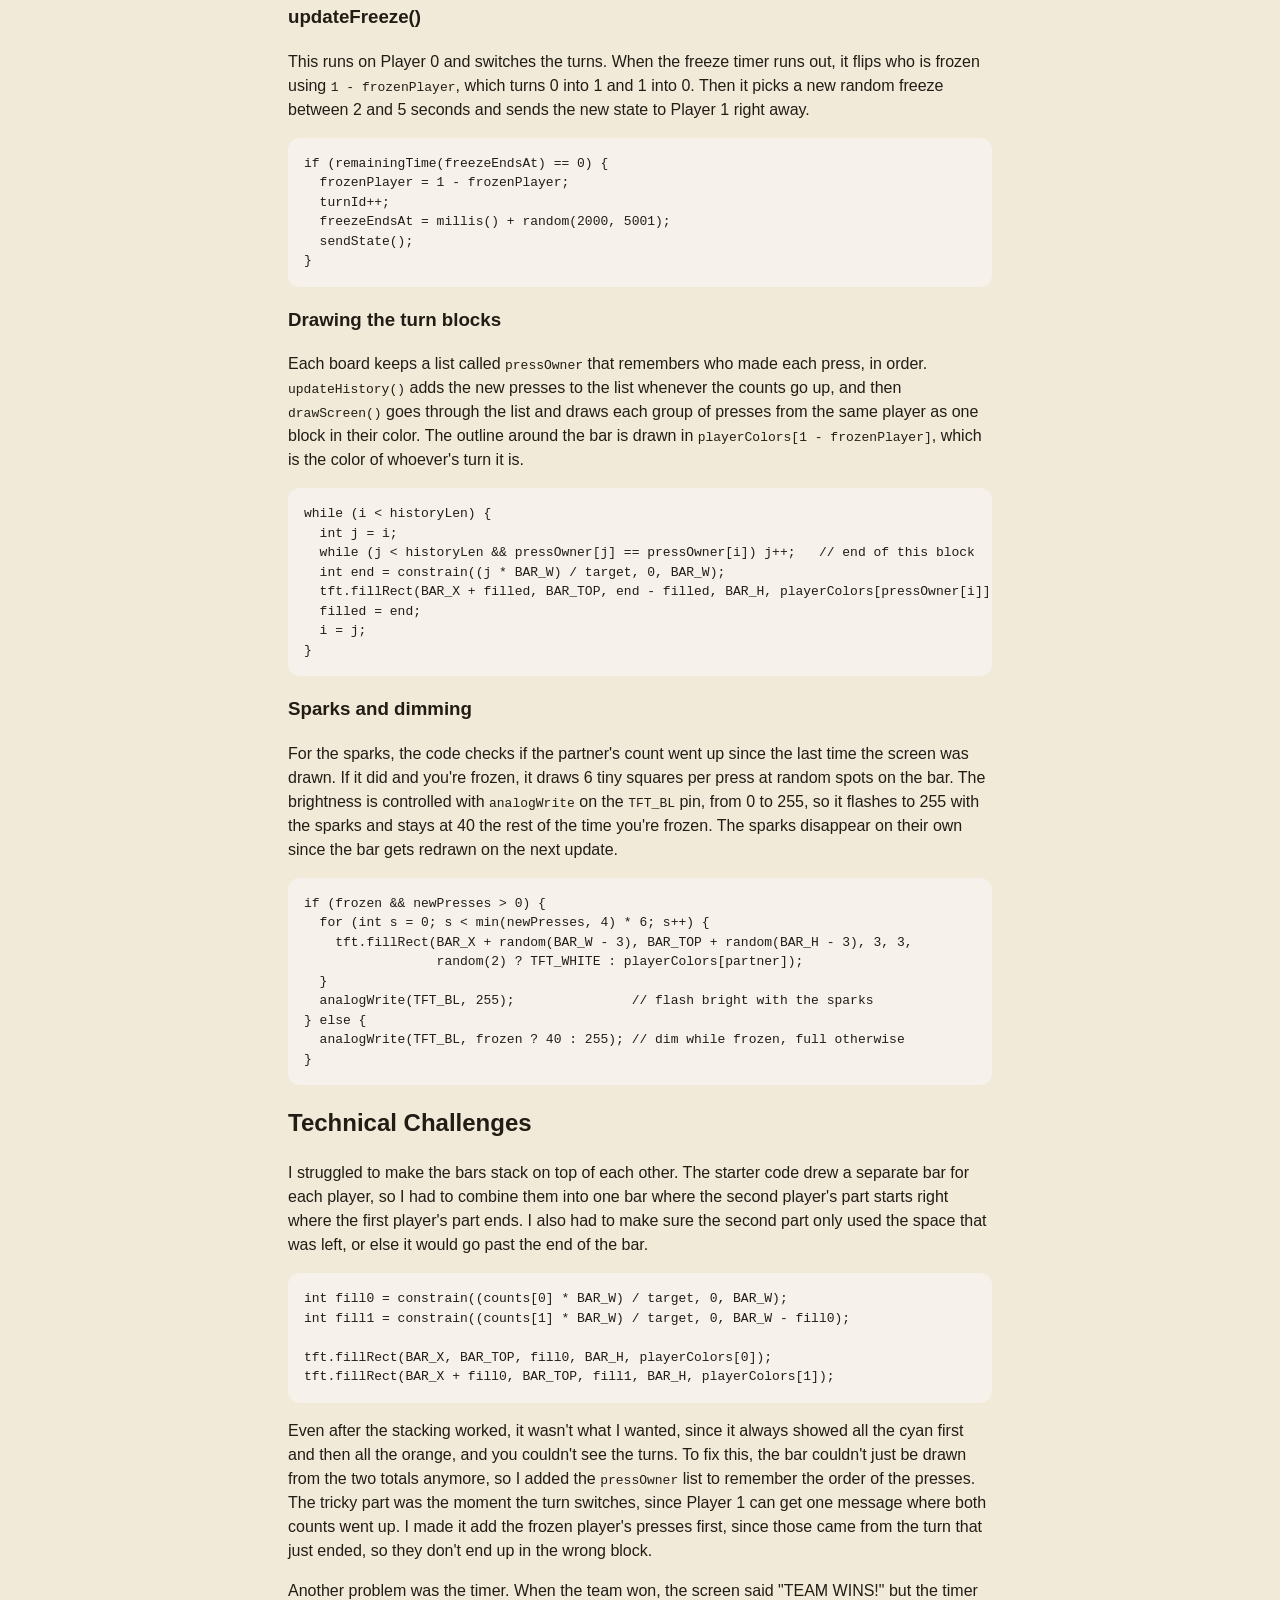
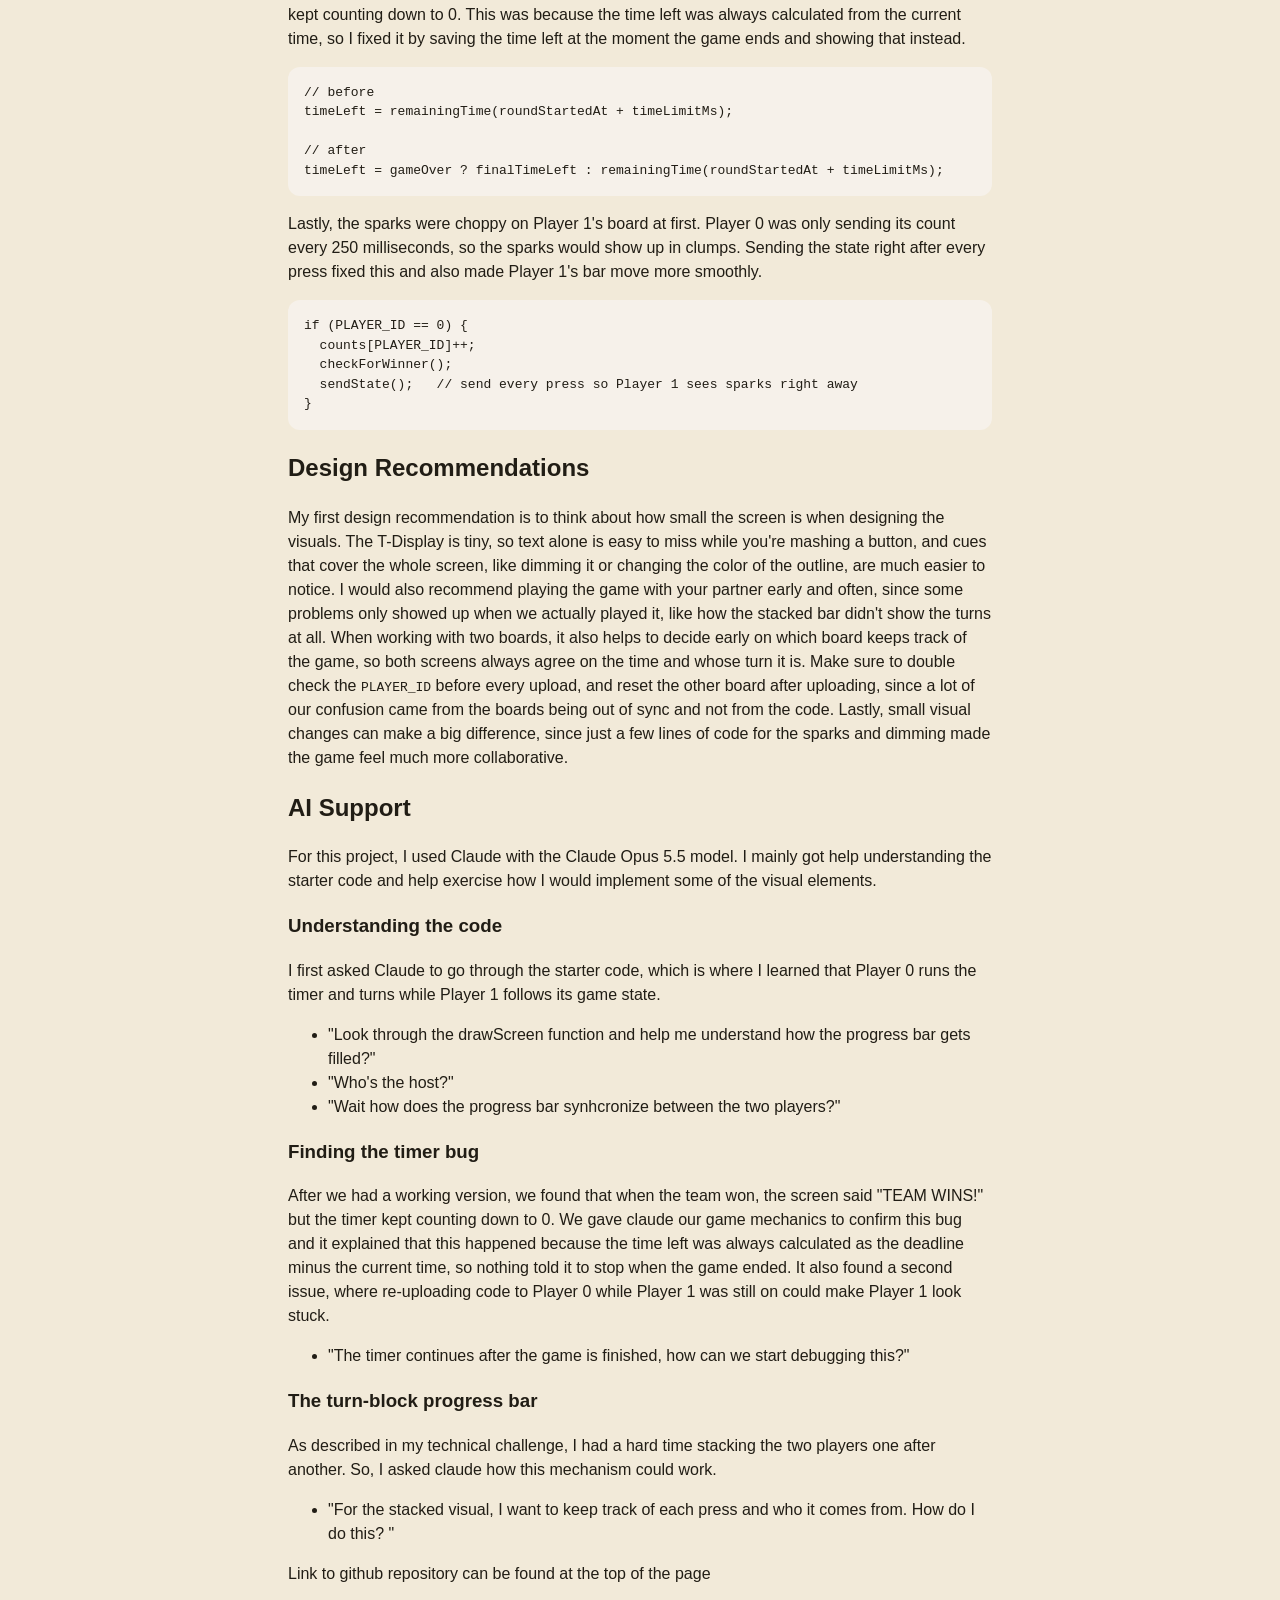
<file: modules/module-3.html>
<title>Module 3 — Ceyda Topcu</title>
<meta charset="UTF-8" />
<meta name="viewport" content="width=device-width, initial-scale=1.0" />
<meta name="description" content="Module 3 documentation, COMS 3930." />
<link rel="stylesheet" href="../styles/style.css" />

<body data-page="blog">
  <nav class="nav">
    <div class="wrap">
      <a class="nav-mark" href="../index.html">
        <span class="nav-dot">🌟</span>
        COMS BC3930 - Documentation 
      </a>
      <div class="nav-links">
        <a href="../index.html" data-page="home">Home</a>
        <a href="../blog.html" data-page="blog">Documentation</a>
      </div>
      <button class="nav-toggle" aria-label="Toggle menu">
        <span></span><span></span><span></span>
      </button>
    </div>
  </nav>

  <header class="hero" style="padding-bottom: 40px;">
    <div class="hero-shape one"></div>
    <div class="wrap">
      <a href="../blog.html" style="display:inline-block;margin-bottom:18px;color:var(--text-muted);font-size:14px;font-weight:600;">← Documentation</a>
      <div style="display:flex;align-items:center;gap:10px;flex-wrap:wrap;">
        <span class="eyebrow">Module 3</span>
        <a class="repo-tag" href="https://github.com/ceydat709/comsbc3930-module3" target="_blank" rel="noopener">GitHub ↗</a>
      </div>
      <h1 style="font-size: clamp(32px, 5vw, 48px);">Distributed Networks</h1>
      <p class="lede">
        Build a multi-player game that supports communication across multiple ESP32s. 
      </p>

      
    </div>
  </header>

  <main class="wrap" style="max-width: 760px; padding-bottom: 80px;">
    <article class="post">
      <h2>Freeze Frame: Collaborative Button Mash Game</h2>
      <p>
        Freeze Frame is a two-player button mashing game where both players work together instead of against
        each other. Both players fill up one shared progress bar and try to reach the target before the timer
        runs out. The twist is that only one person can press at a time, while the other is frozen for a random
        2 to 5 seconds before the turns switch. Each player's presses show up in their own color, cyan or
        orange, so you can see who added what to the bar.
      </p>
      <p>
        For this project, we used two LILYGO T-Display ESP32s and two USB-C cables, 
        one for each player. Either button on the board counts as a press.
      </p>

      <!-- TODO: replace VIDEO_ID with the ID from your YouTube link (the part after "watch?v=") -->
      <div style="position:relative;padding-top:56.25%;margin:28px 0;">
        <iframe src="https://www.youtube.com/embed/yw78CCzBuN0" title="Demo video"          
          referrerpolicy="strict-origin-when-cross-origin"
          allow="accelerometer; autoplay; clipboard-write; encrypted-media; gyroscope; picture-in-picture; web-share"
          style="position:absolute;inset:0;width:100%;height:100%;border:0;border-radius:12px;"
          allowfullscreen></iframe>
      </div>

      <h2>Artistic Vision</h2>
      <p>
        For our third module, Ho Jin and I wanted to rethink the traditional button-mashing game by turning an
        individual competition into a collaborative experience. Rather than having two players compete against
        each other, we designed a game where both players work toward a shared goal, contributing to the same
        progress bar under a time constraint.
      </p>

      <figure style="margin:24px 0;">
        <img src="../images/module3-active-vs-frozen.jpg" alt="Two T-Display boards side by side: the left board shows YOUR TURN with an orange outline, the right board is dimmed and shows FROZEN" style="width:100%;border-radius:12px;" />
        <figcaption style="margin-top:8px;font-size:14px;color:var(--text-muted);text-align:center;">Visual comparison of active and frozen player displays</figcaption>
      </figure>

      <p>
        The central concept was to introduce an element of unpredictability through a random freezing
        mechanism. At any given moment, only one player can contribute, while the other is temporarily frozen.
        Every few seconds, the roles switch, requiring players to react quickly and rely on each other's
        contributions.
      </p>
      <p>
        We also wanted the visual design to reinforce this sense of collaboration. Each player is represented by
        a distinct color, with their contributions accumulating in one shared progress bar. The display
        communicates changes in gameplay through visual effects, including a color-changing bar outline, screen
        dimming, and sparks that appear when a partner contributes.
      </p>
      <p>
        Ultimately, we wanted to create a simple but engaging interaction where success depends on both players
        working together.
      </p>

      <h2>My Role</h2>
      <p>
        My role consisted primarily of the visual design and communication aspect of the game. Since we wanted
        to build around the existing code, I decided to modify the existing progress bar display to show a
        single bar with color-coded contributions from both players. I also adapted the existing ESP-NOW
        communication to synchronize the shared progress bar and freeze status across both devices.
      </p>
      <ul>
        <li><strong>Shared bar display:</strong> I rewrote the progress bar part of <code>drawScreen()</code>. The starter code drew a separate lane for each player, so I combined them into one bar that fills up toward the team's target, with each player's presses drawn in their own color (cyan for Player 1 and orange for Player 2).</li>
        <li><strong>Turn blocks:</strong> I changed the bar from two stacked colors into alternating blocks, one for each turn. I added a <code>pressOwner</code> list and an <code>updateHistory()</code> function that remember who made each press in order, so the bar can draw each turn as its own block. The list resets at the start of every round.</li>
        <li><strong>Turn-colored outline:</strong> I made the outline around the bar change to the color of whoever's turn it is, using <code>playerColors[1 - frozenPlayer]</code>. I also drew it 2 pixels thick so it's easier to notice on the small screen.</li>
        <li><strong>Dimming:</strong> I used the screen's backlight pin (<code>TFT_BL</code>) with <code>analogWrite</code> to dim the frozen player's whole screen to a low brightness and bring it back to full brightness when their turn starts.</li>
        <li><strong>Sparks:</strong> I made the frozen player's screen show sparks every time their partner presses. The code checks how much the partner's count went up since the last screen update and draws 6 tiny squares per new press at random spots on the bar, in white or the partner's color, while the screen flashes bright.</li>
        <li><strong>Smoother updates:</strong> I made Player 0 call <code>sendState()</code> right after every press instead of only on the 250ms heartbeat, so the sparks and the bar update right away on Player 1's board instead of jumping in clumps.</li>
        <li><strong>Timer fix:</strong> I fixed the timer so it stops when the game ends. I added a <code>finalTimeLeft</code> variable that saves the time left at the moment the game ends, and both boards show that number instead of counting down to 0 after a win.</li>
      </ul>

      <h2>Design Decisions</h2>

      <h3>1. Shared Progress Bar</h3>
      <p>
        At first, we considered giving each player their own progress bar and then having a third bar fill in
        based on how each player filled theirs, but we found it would be visually simpler to follow along with
        one progress bar. It also made the game feel more collaborative rather than competitive.
      </p>
      <p>
        In the first version, the bar stacked the two colors, so all of the cyan presses were on the left and
        all of the orange presses came after. When we played it, I realized you couldn't actually tell how the
        turns went, so I changed it so every turn adds its own block in that player's color. Now the bar looks
        like cyan, orange, cyan, orange, and each turn starts filling from where the last one stopped.
      </p>

      <div style="display:flex;gap:16px;flex-wrap:wrap;margin:24px 0;align-items:center;">
        <figure style="flex:1 1 300px;margin:0;">
          <img src="../images/module3-sketch.png" alt="Initial sketch of the screen with one shared bar in blue and orange blocks, player counts, team total, time, and a frozen countdown" style="width:100%;border-radius:12px;" />
        </figure>
        <figure style="flex:1 1 300px;margin:0;">
          <img src="../images/module3-turn-blocks.png" alt="The progress bar on the board filled with alternating cyan and orange blocks, one for each turn" style="width:100%;border-radius:12px;" />
        </figure>
      </div>
      <p style="margin-top:-12px;font-size:14px;color:var(--text-muted);text-align:center;">From my initial sketch (left) to the final bar on the board (right)</p>

      <h3>2. Random Freeze</h3>
      <p>
        Another important design decision was the random freeze. With the random freeze, the players can't
        mash at the same time. Only one player is active, and the other has to wait for their turn. At the start
        of each round, one player is randomly picked to be frozen first, and each freeze lasts a random 2 to 5
        seconds. Any presses while you're frozen don't count.
      </p>
      <p>
        This added a fun and unexpected twist to the game. While button mashing is usually pretty predictable,
        when each player gets to go became kind of unpredictable, so you have to keep watching your screen and
        be ready to start pressing as soon as your turn starts. It also means neither player can win on their
        own.
      </p>

      <h3>3. Dimming</h3>
      <p>
        After the first round of playing, I felt that given how tiny the screen is, it was hard to tell whose
        turn it was just from the text. I had already made the outline of the bar change to the color of
        whoever's turn it is, but it was still pretty small. I wanted something that would cover the whole
        screen and send a clear signal to the player, so when you're frozen, your whole screen dims, and when
        it's your turn, it goes back to full brightness.
      </p>

      <figure style="margin:24px auto;max-width:480px;">
        <img src="../images/module3-dimmed.png" alt="A dimmed T-Display screen showing the frozen state" style="width:100%;border-radius:12px;" />
        <figcaption style="margin-top:8px;font-size:14px;color:var(--text-muted);text-align:center;">The frozen player's screen dimmed</figcaption>
      </figure>

      <h3>4. Sparkling</h3>
      <p>
        Another one of my visual designs was the sparkles. I thought adding sparks whenever your partner presses
        would add another visual cue that it's not your turn, and also give the frozen player something to watch
        while they wait. Every time your partner presses, little white and colored sparks show up on your
        progress bar and your screen flashes bright for a second. I liked that you can kind of see your
        partner's presses coming through on your own board.
      </p>

      <figure style="margin:24px auto;max-width:480px;">
        <img src="../images/module3-sparks.png" alt="Small white sparks scattered across the progress bar on a frozen player's screen" style="width:100%;border-radius:12px;" />
        <figcaption style="margin-top:8px;font-size:14px;color:var(--text-muted);text-align:center;">Sparks on the frozen player's bar while their partner presses</figcaption>
      </figure>

      <h3>5. Difficulty and Win/Loss Conditions</h3>
      <p>
        To make each round feel different, every round randomly picks one of three difficulty settings, where a
        higher target comes with less time:
      </p>
      <ul>
        <li><strong>Easier:</strong> 65 presses in 30 seconds</li>
        <li><strong>Medium:</strong> 70 presses in 27 seconds</li>
        <li><strong>Harder:</strong> 75 presses in 25 seconds</li>
      </ul>
      <p>
        The team wins if the total presses reach the target before the timer hits 0, and loses if time runs out
        first. When the game ends, the screen shows "TEAM WINS!" or "TIME UP!" and the timer stops. After that,
        either player can press a button for a rematch.
      </p>

      <figure style="margin:24px auto;max-width:480px;">
        <img src="../images/module3-win.png" alt="The full progress bar in alternating cyan and orange blocks with TEAM WINS! PRESS FOR REMATCH" style="width:100%;border-radius:12px;" />
        <figcaption style="margin-top:8px;font-size:14px;color:var(--text-muted);text-align:center;">A finished round: 65 out of 65 with 11 seconds left</figcaption>
      </figure>

      <h2>Technical Implementation</h2>
      <p>
        Our implementation uses two LILYGO T-Display ESP32 devices that communicate wirelessly through ESP-NOW. Both boards run the same code, and the only difference is
        <code>PLAYER_ID</code>, which is 0 on one board and 1 on the other.
      </p>
      <p>
        Ho Jin built the game logic, including the shared scoring, the random freeze, the timing and
        difficulty, the win/loss conditions, and the syncing between the two boards. I built the visuals on top
        of that, including the turn blocks, the outline, the dimming, and the sparks.
      </p>

      <h3>How the two boards communicate</h3>
      <p>
        The two boards don't do the same job. The board with <code>PLAYER_ID</code> 0 runs the timer, decides who
        is frozen, keeps the official count for both players, and decides if the team won. The board with
        <code>PLAYER_ID</code> 1 sends its own presses to Player 0 and then copies whatever game state Player 0
        sends back. This way, both screens always agree on the time and whose turn it is, since only one board
        is keeping track of them.
      </p>

      <h3>The message</h3>
      <p>
        Everything the boards share is in one <code>Message</code> struct that gets broadcast over ESP-NOW. Ho
        Jin added fields to the starter code's message so it could send the whole game state instead of just the
        press count.
      </p>
<pre style="background:#f6f1ea;padding:16px;border-radius:12px;overflow-x:auto;font-size:13px;line-height:1.5;"><code>typedef struct {
  uint8_t  teamId;
  uint8_t  playerId;
  uint16_t presses;

  uint8_t  roundId;
  uint8_t  turnId;
  uint8_t  frozenId;
  ...
  uint32_t timeLeft;
  uint32_t freezeLeft;
  uint32_t sequence;
} Message;</code></pre>
      <p>
        When Player 0 gets a message from Player 1, it only counts the presses if it's actually Player 1's turn.
        Every message has a <code>roundId</code> and <code>turnId</code>, so if a press shows up late after the
        turn already switched, the IDs won't match and it gets ignored. Player 0 also numbers every message it
        sends with <code>sequence</code>, so Player 1 can ignore old messages that arrive out of order.
      </p>
<pre style="background:#f6f1ea;padding:16px;border-radius:12px;overflow-x:auto;font-size:13px;line-height:1.5;"><code>if (gameStarted &amp;&amp; !gameOver &amp;&amp; frozenPlayer != 1 &amp;&amp; msg.roundId == roundId &amp;&amp; msg.turnId == turnId) {
  if (msg.turnPresses &gt; lastAcceptedPresses) {
    counts[1] += msg.turnPresses - lastAcceptedPresses;
    lastAcceptedPresses = msg.turnPresses;
  }
}</code></pre>

      <h3>updateFreeze()</h3>
      <p>
        This runs on Player 0 and switches the turns. When the freeze timer runs out, it flips who is frozen
        using <code>1 - frozenPlayer</code>, which turns 0 into 1 and 1 into 0. Then it picks a new random freeze
        between 2 and 5 seconds and sends the new state to Player 1 right away.
      </p>
<pre style="background:#f6f1ea;padding:16px;border-radius:12px;overflow-x:auto;font-size:13px;line-height:1.5;"><code>if (remainingTime(freezeEndsAt) == 0) {
  frozenPlayer = 1 - frozenPlayer;
  turnId++;
  freezeEndsAt = millis() + random(2000, 5001);
  sendState();
}</code></pre>

      <h3>Drawing the turn blocks</h3>
      <p>
        Each board keeps a list called <code>pressOwner</code> that remembers who made each press, in order.
        <code>updateHistory()</code> adds the new presses to the list whenever the counts go up, and then
        <code>drawScreen()</code> goes through the list and draws each group of presses from the same player as
        one block in their color. The outline around the bar is drawn in
        <code>playerColors[1 - frozenPlayer]</code>, which is the color of whoever's turn it is.
      </p>
<pre style="background:#f6f1ea;padding:16px;border-radius:12px;overflow-x:auto;font-size:13px;line-height:1.5;"><code>while (i &lt; historyLen) {
  int j = i;
  while (j &lt; historyLen &amp;&amp; pressOwner[j] == pressOwner[i]) j++;   // end of this block
  int end = constrain((j * BAR_W) / target, 0, BAR_W);
  tft.fillRect(BAR_X + filled, BAR_TOP, end - filled, BAR_H, playerColors[pressOwner[i]]);
  filled = end;
  i = j;
}</code></pre>

      <h3>Sparks and dimming</h3>
      <p>
        For the sparks, the code checks if the partner's count went up since the last time the screen was
        drawn. If it did and you're frozen, it draws 6 tiny squares per press at random spots on the bar. The
        brightness is controlled with <code>analogWrite</code> on the <code>TFT_BL</code> pin, from 0 to 255, so
        it flashes to 255 with the sparks and stays at 40 the rest of the time you're frozen. The sparks
        disappear on their own since the bar gets redrawn on the next update.
      </p>
<pre style="background:#f6f1ea;padding:16px;border-radius:12px;overflow-x:auto;font-size:13px;line-height:1.5;"><code>if (frozen &amp;&amp; newPresses &gt; 0) {
  for (int s = 0; s &lt; min(newPresses, 4) * 6; s++) {
    tft.fillRect(BAR_X + random(BAR_W - 3), BAR_TOP + random(BAR_H - 3), 3, 3,
                 random(2) ? TFT_WHITE : playerColors[partner]);
  }
  analogWrite(TFT_BL, 255);               // flash bright with the sparks
} else {
  analogWrite(TFT_BL, frozen ? 40 : 255); // dim while frozen, full otherwise
}</code></pre>

      <h2>Technical Challenges</h2>
      <p>
        I struggled to make the bars stack on top of each other. The starter code drew a separate bar for each
        player, so I had to combine them into one bar where the second player's part starts right where the
        first player's part ends. I also had to make sure the second part only used the space that was left, or
        else it would go past the end of the bar.
      </p>
<pre style="background:#f6f1ea;padding:16px;border-radius:12px;overflow-x:auto;font-size:13px;line-height:1.5;"><code>int fill0 = constrain((counts[0] * BAR_W) / target, 0, BAR_W);
int fill1 = constrain((counts[1] * BAR_W) / target, 0, BAR_W - fill0);

tft.fillRect(BAR_X, BAR_TOP, fill0, BAR_H, playerColors[0]);
tft.fillRect(BAR_X + fill0, BAR_TOP, fill1, BAR_H, playerColors[1]);</code></pre>
      <p>
        Even after the stacking worked, it wasn't what I wanted, since it always showed all the cyan first and
        then all the orange, and you couldn't see the turns. To fix this, the bar couldn't just be drawn from the
        two totals anymore, so I added the <code>pressOwner</code> list to remember the order of the presses.
        The tricky part was the moment the turn switches, since Player 1 can get one message where both counts
        went up. I made it add the frozen player's presses first, since those came from the turn that just
        ended, so they don't end up in the wrong block.
      </p>
      <p>
        Another problem was the timer. When the team won, the screen said "TEAM WINS!" but the timer kept
        counting down to 0. This was because the time left was always calculated from the current time, so I
        fixed it by saving the time left at the moment the game ends and showing that instead.
      </p>
<pre style="background:#f6f1ea;padding:16px;border-radius:12px;overflow-x:auto;font-size:13px;line-height:1.5;"><code>// before
timeLeft = remainingTime(roundStartedAt + timeLimitMs);

// after
timeLeft = gameOver ? finalTimeLeft : remainingTime(roundStartedAt + timeLimitMs);</code></pre>
      <p>
        Lastly, the sparks were choppy on Player 1's board at first. Player 0 was only sending its count every
        250 milliseconds, so the sparks would show up in clumps. Sending the state right after every press fixed
        this and also made Player 1's bar move more smoothly.
      </p>
<pre style="background:#f6f1ea;padding:16px;border-radius:12px;overflow-x:auto;font-size:13px;line-height:1.5;"><code>if (PLAYER_ID == 0) {
  counts[PLAYER_ID]++;
  checkForWinner();
  sendState();   // send every press so Player 1 sees sparks right away
}</code></pre>

    </article>


    <h2>Design Recommendations</h2>
    <p>
      My first design recommendation is to think about how small the screen is when designing the visuals.
      The T-Display is tiny, so text alone is easy to miss while you're mashing a button, and cues that cover
      the whole screen, like dimming it or changing the color of the outline, are much easier to notice. I
      would also recommend playing the game with your partner early and often, since some problems only showed
      up when we actually played it, like how the stacked bar didn't show the turns at all. When working with
      two boards, it also helps to decide early on which board keeps track of the game, so both screens always
      agree on the time and whose turn it is. Make sure to double check the <code>PLAYER_ID</code> before every
      upload, and reset the other board after uploading, since a lot of our confusion came from the boards
      being out of sync and not from the code. Lastly, small visual changes can make a big difference, since
      just a few lines of code for the sparks and dimming made the game feel much more collaborative.
    </p>

    <h2>AI Support</h2>
    <p>
      For this project, I used Claude with the Claude Opus 5.5 model. I mainly got help understanding the
      starter code and help exercise how I would implement some of the visual elements.
    </p>

    <h3>Understanding the code</h3>
    <p>
      I first asked Claude to go through the starter code, which is where I learned that
      Player 0 runs the timer and turns while Player 1 follows its game state.
    </p>
    <ul>
      <li>"Look through the drawScreen function and help me understand how the progress bar gets filled?"</li>
      <li>"Who's the host?"</li>
      <li>"Wait how does the progress bar synhcronize between the two players?"</li>
    </ul>

    <h3>Finding the timer bug</h3>
    <p>
      After we had a working version, we found that when the team won, the screen said "TEAM WINS!" but the timer kept counting down to
      0. We gave claude our game mechanics to confirm this bug and it explained that this happened because the time left was always calculated as the deadline minus the
      current time, so nothing told it to stop when the game ended. It also found a second issue, where
      re-uploading code to Player 0 while Player 1 was still on could make Player 1 look stuck.
    </p>
    <ul>
      <li>"The timer continues after the game is finished, how can we start debugging this?"</li>
    </ul>

    <h3>The turn-block progress bar</h3>
    <p>
      As described in my technical challenge, I had a hard time stacking the two players one after another. So, I asked claude how this mechanism could work. 
    </p>
    <ul>
      <li>"For the stacked visual, I want to keep track of each press and who it comes from. How do I do this? "</li>
    </ul>

    <p>Link to github repository can be found at the top of the page</p>

  </main>

  <script src="../app.js"></script>
</body>
</file>
<file: styles/style.css>
/* ===== Design tokens ===== */
:root {
  --bg: #f2ead9;
  --bg-soft: #e9e0c9;
  --text: #211d15;
  --text-muted: #756c58;
  --border: #d9cdae;
  --blue: #0fb8ac;
  --blue-soft: #d7f3ef;
  --blue-dark: #0b8d84;
  --radius-lg: 14px;
  --radius-md: 8px;
  --radius-sm: 6px;
  --max-w: 1040px;
  --font: -apple-system, BlinkMacSystemFont, "SF Pro Display", "Helvetica Neue",
    Helvetica, Arial, sans-serif;
}

* {
  box-sizing: border-box;
}

html {
  scroll-behavior: smooth;
}

body {
  margin: 0;
  background: var(--bg);
  color: var(--text);
  font-family: var(--font);
  -webkit-font-smoothing: antialiased;
  line-height: 1.5;
}

img {
  max-width: 100%;
}

a {
  color: inherit;
  text-decoration: none;
}

.wrap {
  max-width: var(--max-w);
  margin: 0 auto;
  padding: 0 28px;
}

/* ===== Nav ===== */
.nav {
  position: sticky;
  top: 0;
  z-index: 50;
  background: rgba(242, 234, 217, 0.85);
  backdrop-filter: saturate(180%) blur(16px);
  -webkit-backdrop-filter: saturate(180%) blur(16px);
  border-bottom: 1px solid var(--border);
}

.nav .wrap {
  display: flex;
  align-items: center;
  justify-content: space-between;
  height: 64px;
}

.nav-mark {
  display: flex;
  align-items: center;
  gap: 8px;
  font-weight: 600;
  font-size: 15px;
  letter-spacing: -0.01em;
}

.nav-dot {
  font-size: 15px;
  line-height: 1;
  flex: none;
}

.nav-links {
  display: flex;
  align-items: center;
  gap: 28px;
  font-size: 14px;
  font-weight: 500;
}

.nav-links a {
  color: var(--text-muted);
  padding: 6px 2px;
  border-bottom: 2px solid transparent;
  transition: color 0.15s ease, border-color 0.15s ease;
}

.nav-links a:hover {
  color: var(--text);
}

.nav-links a.active {
  color: var(--text);
  border-bottom-color: var(--blue);
}

.nav-toggle {
  display: none;
  background: none;
  border: none;
  cursor: pointer;
  padding: 8px;
}

.nav-toggle span {
  display: block;
  width: 20px;
  height: 2px;
  background: var(--text);
  margin: 4px 0;
  border-radius: 2px;
}

/* ===== Hero ===== */
.hero {
  padding: 96px 0 64px;
  text-align: left;
  position: relative;
  overflow: hidden;
}

.hero-shape {
  position: absolute;
  border-radius: 50%;
  background: var(--blue-soft);
  z-index: 0;
}

.hero-shape.one {
  width: 260px;
  height: 260px;
  top: -100px;
  right: -60px;
}

.hero-shape.two {
  width: 140px;
  height: 140px;
  bottom: -40px;
  left: -40px;
}

.hero .wrap {
  position: relative;
  z-index: 1;
}

.eyebrow {
  display: inline-flex;
  align-items: center;
  gap: 8px;
  font-size: 13px;
  font-weight: 600;
  color: var(--blue);
  background: var(--blue-soft);
  padding: 6px 14px;
  border-radius: 999px;
  margin-bottom: 24px;
}

.repo-tag {
  display: inline-flex;
  align-items: center;
  gap: 6px;
  font-size: 13px;
  font-weight: 700;
  color: var(--text);
  background: var(--bg);
  border: 2px solid var(--text);
  padding: 5px 14px;
  border-radius: 999px;
  margin-bottom: 24px;
  transition: transform 0.1s ease, box-shadow 0.1s ease;
}

.repo-tag:hover {
  transform: translate(-2px, -2px);
  box-shadow: 3px 3px 0 var(--blue);
}

.hero h1 {
  font-size: clamp(36px, 6vw, 64px);
  font-weight: 700;
  letter-spacing: -0.03em;
  margin: 0 0 18px;
}

.hero p.lede {
  font-size: clamp(16px, 2vw, 20px);
  color: var(--text-muted);
  max-width: 560px;
  margin: 0 0 32px;
}

.hero-actions {
  display: flex;
  gap: 16px;
  justify-content: flex-start;
  flex-wrap: wrap;
}

/* ===== Buttons ===== */
.btn {
  display: inline-flex;
  align-items: center;
  gap: 8px;
  padding: 12px 26px;
  border-radius: var(--radius-sm);
  font-size: 15px;
  font-weight: 700;
  transition: transform 0.1s ease, box-shadow 0.1s ease;
  border: 2px solid var(--text);
  box-shadow: 4px 4px 0 var(--text);
}

.btn:hover {
  transform: translate(-2px, -2px);
  box-shadow: 6px 6px 0 var(--text);
}

.btn:active {
  transform: translate(2px, 2px);
  box-shadow: 1px 1px 0 var(--text);
}

.btn-primary {
  background: var(--blue);
  color: #fff;
}

.btn-secondary {
  background: var(--bg);
  color: var(--text);
}

/* ===== Sections ===== */
section {
  padding: 72px 0;
}

.section-border {
  border-top: 1px solid var(--border);
}

.section-head {
  margin-bottom: 40px;
  text-align: left;
}

.section-head .tag {
  color: var(--blue);
  font-weight: 700;
  font-size: 13px;
  letter-spacing: 0.06em;
  text-transform: uppercase;
}

.section-head h2 {
  font-size: clamp(26px, 3.5vw, 38px);
  letter-spacing: -0.02em;
  margin: 8px 0 12px;
}

.section-head p {
  color: var(--text-muted);
  max-width: 560px;
  margin: 0;
  font-size: 16px;
}

/* ===== About ===== */
.about {
  display: grid;
  grid-template-columns: 220px 1fr;
  gap: 48px;
  align-items: start;
}

.avatar {
  width: 180px;
  height: 180px;
  border-radius: 50%;
  background: #ffffff;
  border: 2px solid var(--text);
  display: flex;
  align-items: center;
  justify-content: center;
  font-size: 56px;
  font-weight: 700;
  color: var(--blue);
  position: relative;
  overflow: hidden;
}

.avatar img {
  width: 100%;
  height: 100%;
  object-fit: cover;
}

.about h3 {
  font-size: clamp(28px, 4vw, 38px);
  font-weight: 700;
  margin: 0 0 4px;
  letter-spacing: -0.02em;
}

.about .role {
  color: var(--blue);
  font-weight: 600;
  font-size: 14px;
  margin-bottom: 18px;
}

.about p {
  color: var(--text-muted);
  font-size: 16px;
  margin: 0 0 16px;
}

.goals {
  margin-top: 28px;
  background: var(--bg-soft);
  border: 1px solid var(--border);
  border-radius: var(--radius-lg);
  padding: 28px 32px;
}

.goals h4 {
  margin: 0 0 14px;
  font-size: 16px;
}

.goals ul {
  margin: 0;
  padding-left: 20px;
  color: var(--text-muted);
}

.goals li {
  margin-bottom: 8px;
}

.goals li::marker {
  color: var(--blue);
}

/* ===== Cards / grid ===== */
.grid {
  display: grid;
  grid-template-columns: repeat(3, 1fr);
  gap: 22px;
}

.card {
  background: var(--bg);
  border: 2px solid var(--text);
  border-radius: var(--radius-md);
  padding: 26px;
  transition: box-shadow 0.15s ease, transform 0.15s ease;
}

.card:hover {
  box-shadow: 5px 5px 0 var(--blue);
  transform: translate(-2px, -2px);
}

.card .pill {
  display: inline-block;
  font-size: 12px;
  font-weight: 700;
  color: var(--blue);
  background: var(--blue-soft);
  border-radius: 999px;
  padding: 4px 10px;
  margin-bottom: 14px;
}

.card h3 {
  font-size: 18px;
  margin: 0 0 8px;
  letter-spacing: -0.01em;
}

.card p {
  color: var(--text-muted);
  font-size: 14.5px;
  margin: 0;
}

.card.placeholder {
  border-style: dashed;
  color: var(--text-muted);
  display: flex;
  flex-direction: column;
  align-items: flex-start;
  justify-content: center;
  min-height: 160px;
}

.modules {
  display: flex;
  gap: 20px;
  flex-wrap: wrap;
}

.module-square {
  width: 180px;
  height: 180px;
  border: 2px solid var(--text);
  border-radius: var(--radius-md);
  background: var(--bg);
  display: flex;
  align-items: flex-end;
  padding: 20px;
  transition: transform 0.1s ease, box-shadow 0.1s ease;
}

.module-square:hover {
  transform: translate(-2px, -2px);
  box-shadow: 5px 5px 0 var(--blue);
}

.card.placeholder .plus {
  width: 30px;
  height: 30px;
  border-radius: 50%;
  background: var(--blue-soft);
  color: var(--blue);
  display: flex;
  align-items: center;
  justify-content: center;
  font-weight: 700;
  margin-bottom: 12px;
}

/* ===== Timeline (documentation log) ===== */
.timeline {
  display: flex;
  flex-direction: column;
  gap: 18px;
  max-width: 760px;
  margin: 0;
}

.entry {
  border: 1px solid var(--border);
  border-radius: var(--radius-md);
  padding: 26px 30px;
  position: relative;
  padding-left: 34px;
}

.entry::before {
  content: "";
  position: absolute;
  left: 14px;
  top: 30px;
  width: 8px;
  height: 8px;
  border-radius: 50%;
  background: var(--blue);
}

.entry-meta {
  display: flex;
  gap: 12px;
  align-items: center;
  margin-bottom: 10px;
  font-size: 13px;
  color: var(--text-muted);
}

.entry-meta .week {
  color: var(--blue);
  font-weight: 700;
}

.entry h3 {
  margin: 0 0 8px;
  font-size: 19px;
}

.entry p {
  margin: 0;
  color: var(--text-muted);
  font-size: 15px;
}

.tags {
  display: flex;
  gap: 8px;
  margin-top: 14px;
  flex-wrap: wrap;
}

.tags span {
  font-size: 12px;
  font-weight: 600;
  background: var(--bg-soft);
  border: 1px solid var(--border);
  padding: 4px 10px;
  border-radius: 999px;
  color: var(--text-muted);
}

/* ===== Links page ===== */
.link-grid {
  display: grid;
  grid-template-columns: repeat(2, 1fr);
  gap: 20px;
  max-width: 700px;
  margin: 0;
}

.link-card {
  border: 2px solid var(--text);
  border-radius: var(--radius-lg);
  padding: 32px;
  display: flex;
  flex-direction: column;
  gap: 14px;
  background: var(--bg);
  transition: transform 0.15s ease, box-shadow 0.15s ease;
}

.link-card:hover {
  transform: translate(-2px, -2px);
  box-shadow: 5px 5px 0 var(--blue);
}

.link-icon {
  width: 44px;
  height: 44px;
  border-radius: 12px;
  background: var(--blue-soft);
  color: var(--blue);
  display: flex;
  align-items: center;
  justify-content: center;
  font-size: 20px;
  font-weight: 700;
}

.link-card h3 {
  margin: 0;
  font-size: 18px;
}

.link-card p {
  margin: 0;
  color: var(--text-muted);
  font-size: 14.5px;
}

.link-card .go {
  color: var(--blue);
  font-weight: 600;
  font-size: 14px;
  margin-top: auto;
}

/* ===== Footer ===== */
footer {
  border-top: 1px solid var(--border);
  padding: 36px 0;
}

footer .wrap {
  display: flex;
  align-items: center;
  justify-content: space-between;
  font-size: 13px;
  color: var(--text-muted);
}

footer a {
  color: var(--text-muted);
}

footer a:hover {
  color: var(--blue);
}

.footer-links {
  display: flex;
  gap: 18px;
}

/* ===== Reveal on scroll ===== */
.reveal {
  opacity: 0;
  transform: translateY(14px);
  transition: opacity 0.6s ease, transform 0.6s ease;
}

.reveal.in {
  opacity: 1;
  transform: translateY(0);
}

/* ===== Responsive ===== */
@media (max-width: 760px) {
  .nav-links {
    position: fixed;
    top: 64px;
    left: 0;
    right: 0;
    background: var(--bg);
    flex-direction: column;
    align-items: flex-start;
    gap: 4px;
    padding: 16px 28px 24px;
    border-bottom: 1px solid var(--border);
    transform: translateY(-8px);
    opacity: 0;
    pointer-events: none;
    transition: opacity 0.15s ease, transform 0.15s ease;
  }

  .nav-links.open {
    opacity: 1;
    transform: translateY(0);
    pointer-events: auto;
  }

  .nav-links a {
    padding: 10px 0;
    width: 100%;
  }

  .nav-toggle {
    display: block;
  }

  .about {
    grid-template-columns: 1fr;
    text-align: left;
  }

  .avatar {
    margin: 0;
  }

  .grid {
    grid-template-columns: 1fr;
  }

  .link-grid {
    grid-template-columns: 1fr;
  }

  footer .wrap {
    flex-direction: column;
    gap: 12px;
  }
}

/* ===== Links inside blog posts ===== */
.post a {
  color: var(--blue-dark);
  font-weight: 600;
  text-decoration: underline;
  text-underline-offset: 3px;
}

.post a:hover {
  color: var(--blue);
}
</file>
